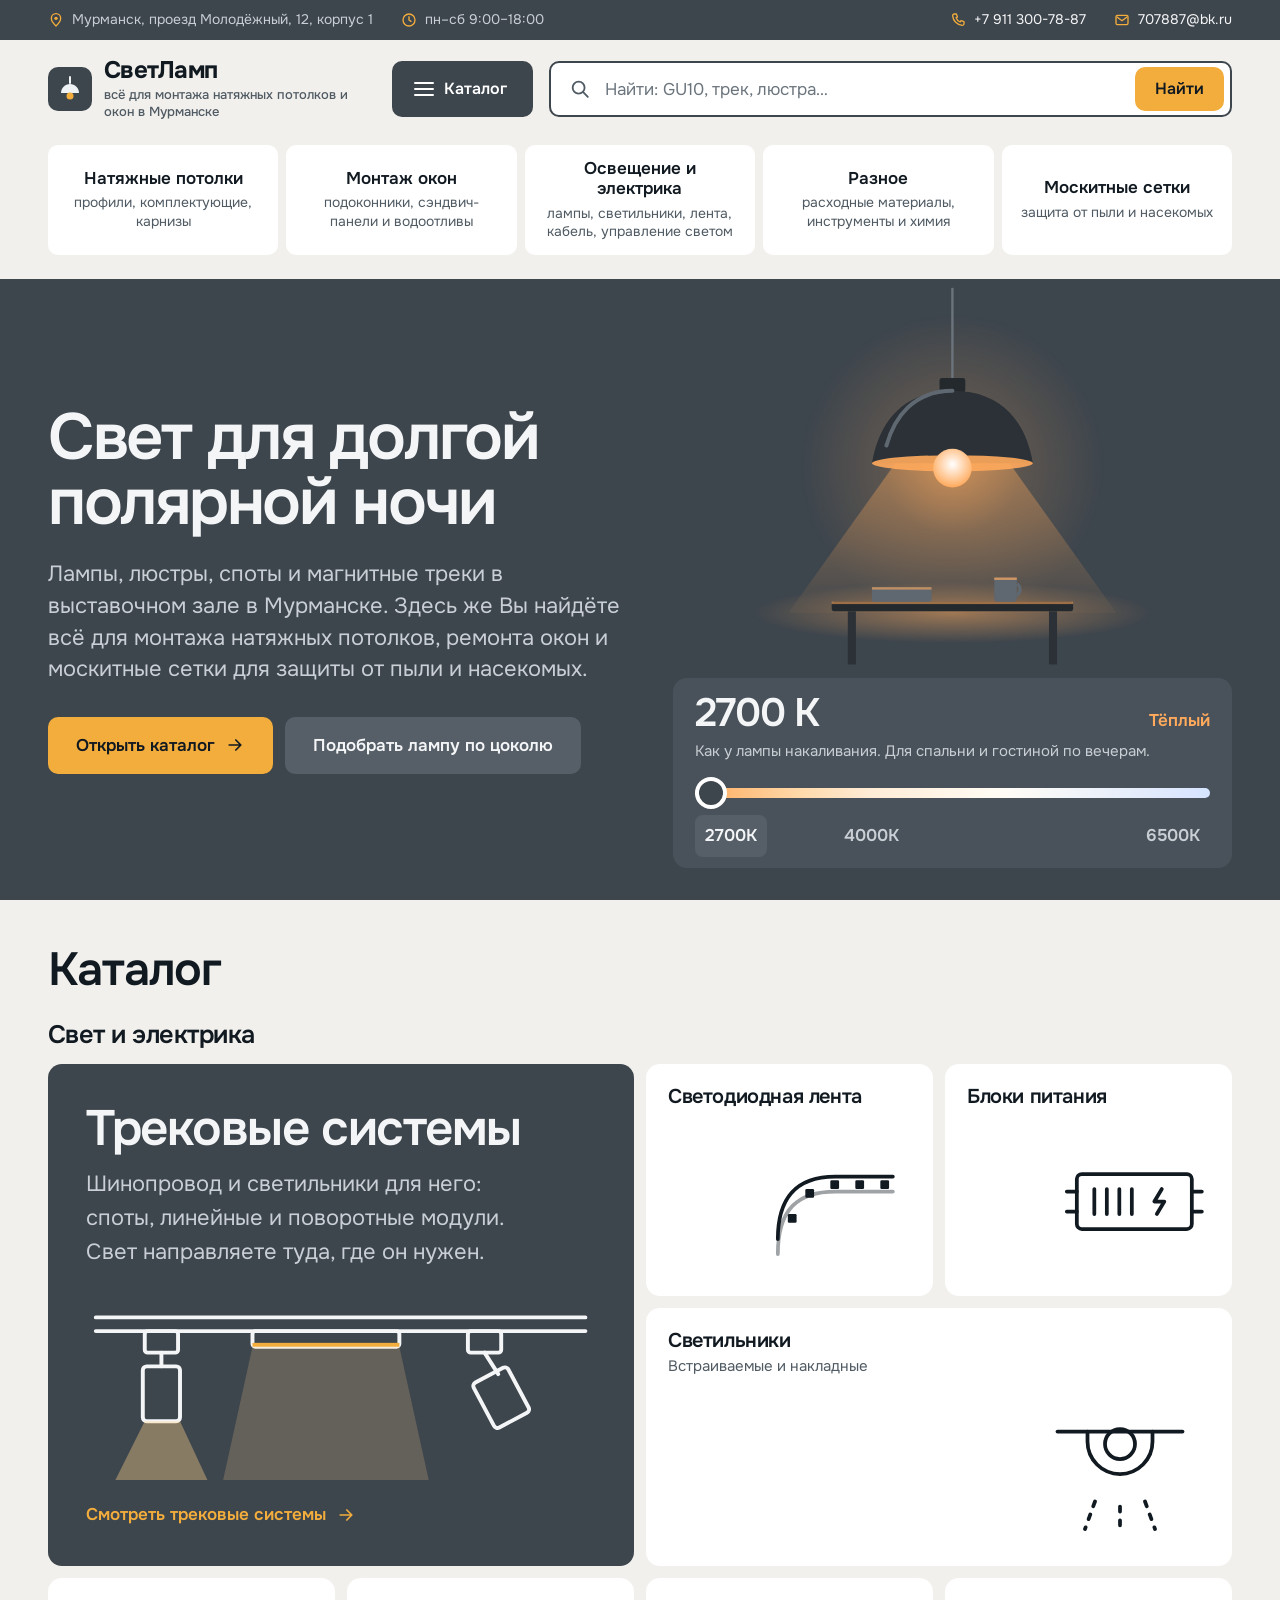
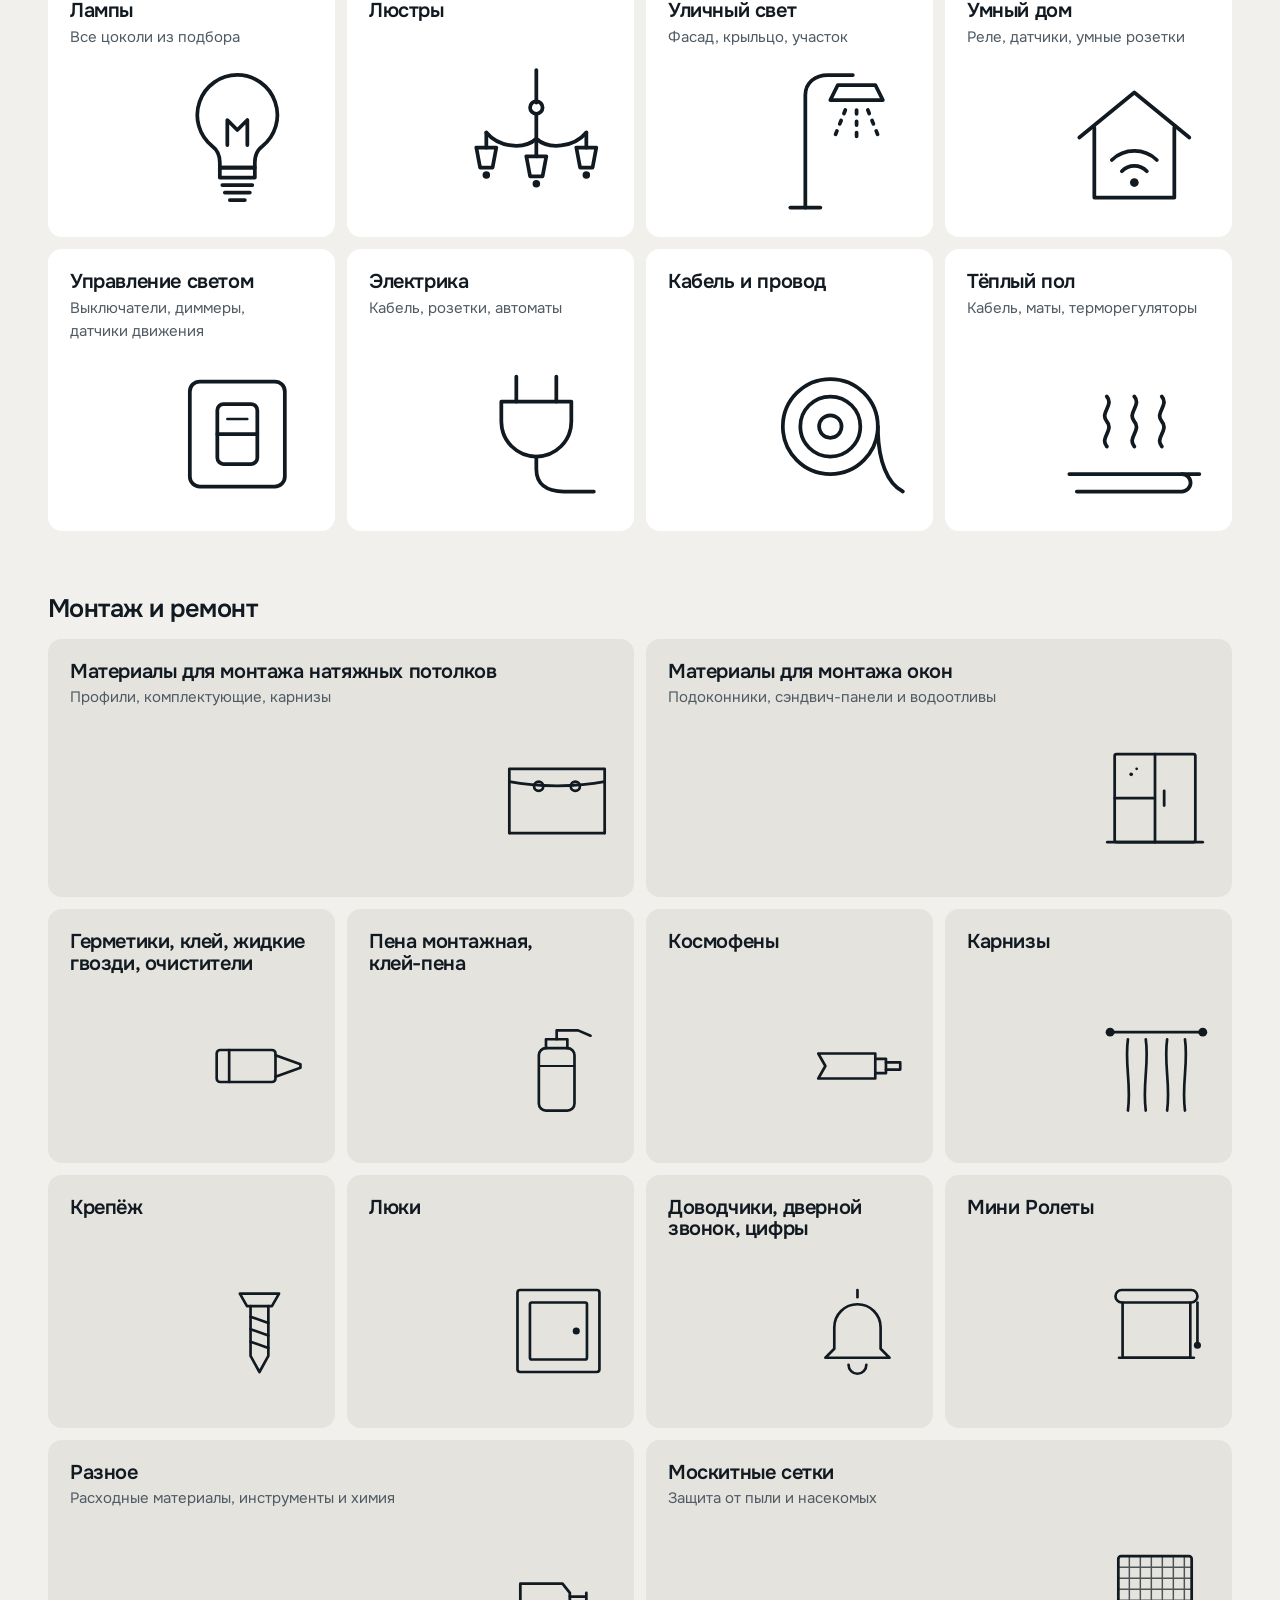
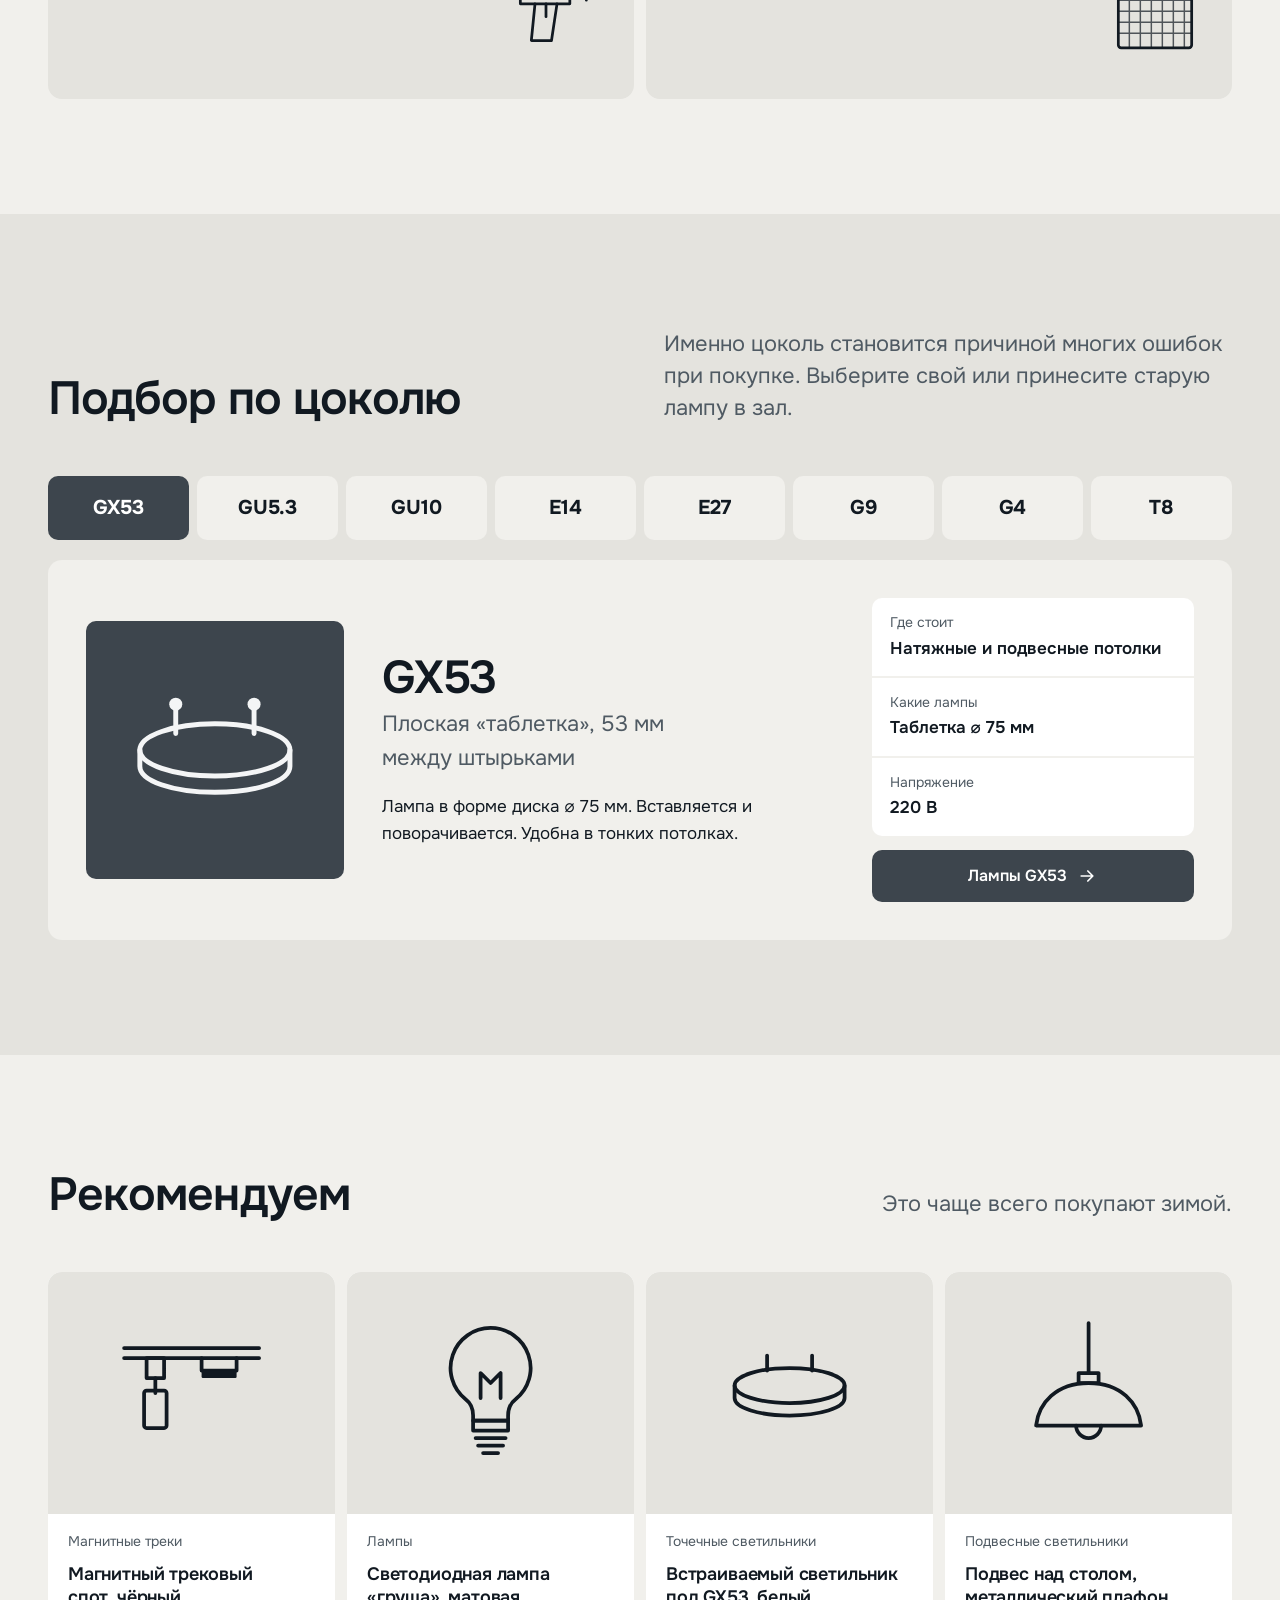
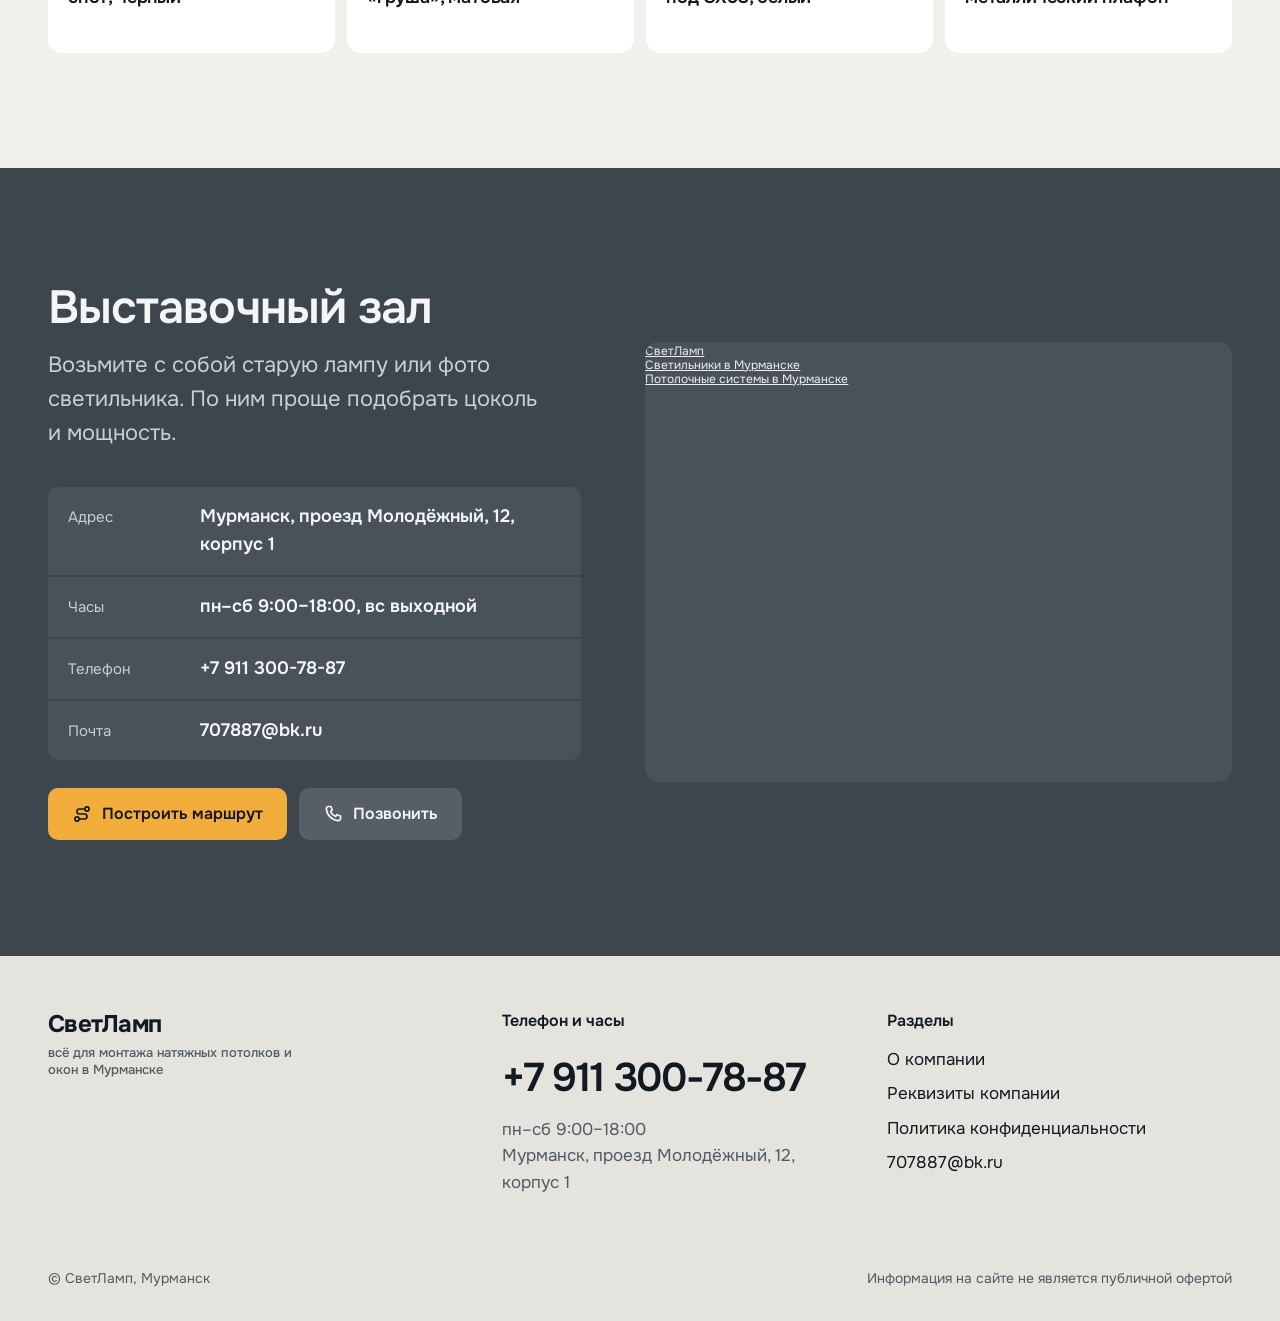
<file: svetlamp51/index.html>
<!doctype html>
<html lang="ru">
<head>
<meta charset="utf-8">
<meta name="viewport" content="width=device-width, initial-scale=1">
<title>СветЛамп, Мурманск: освещение, натяжные потолки, окна</title>
<meta name="description" content="Выставочный зал освещения в Мурманске: лампы, люстры, светильники, магнитные треки, натяжные потолки, окна, москитные сетки и инструмент. Проезд Молодёжный, 12, корпус 1.">
<meta name="theme-color" content="#3d454d">
<link rel="preconnect" href="https://fonts.googleapis.com">
<link rel="preconnect" href="https://fonts.gstatic.com" crossorigin>
<link href="https://fonts.googleapis.com/css2?family=Onest:wght@400;500;600;700&display=swap" rel="stylesheet">
<style>
:root {
  --bg: #f1f0ec;
  --surface: #e4e3de;
  --surface-2: #d8d7d1;
  --ink: #111921;
  --btn: #3d454d;
  --btn-hover: #4b545d;
  --muted: #4f5a63;
  --night: #3d454d;
  --night-2: #49525a;
  --night-3: #565f68;
  --night-ink: #f4f5f6;
  --night-muted: #c9cfd4;
  --accent: #f3ad3c;
  --accent-ink: #111921;
  --glow: #ffb46b;

  --font: "Onest", system-ui, -apple-system, "Segoe UI", sans-serif;
  --step-small: clamp(0.8125rem, 0.79rem + 0.1vw, 0.875rem);
  --step-body: clamp(1rem, 0.97rem + 0.15vw, 1.0625rem);
  --step-lead: clamp(1.125rem, 1.05rem + 0.4vw, 1.375rem);
  --step-head: clamp(1.75rem, 1.3rem + 2vw, 3rem);
  --step-display: clamp(2.125rem, 1.2rem + 3.6vw, 4.5rem);

  --gutter: clamp(16px, 4vw, 48px);
  --max: 1360px;
  --radius: 10px;
  --section: clamp(72px, 9vw, 140px);
  --ease: cubic-bezier(0.22, 1, 0.36, 1);
}

*, *::before, *::after { box-sizing: border-box; }
html { -webkit-text-size-adjust: 100%; scroll-behavior: smooth; scroll-padding-top: 24px; }
body {
  margin: 0;
  background: var(--bg);
  color: var(--ink);
  font-family: var(--font);
  font-size: var(--step-body);
  line-height: 1.55;
  font-feature-settings: "tnum" 0;
  -webkit-font-smoothing: antialiased;
  overflow-x: hidden;
}
img, svg { display: block; max-width: 100%; }
a { color: inherit; }
button, input { font: inherit; color: inherit; }
h1, h2, h3, h4 { margin: 0; font-weight: 600; letter-spacing: -0.02em; line-height: 1.08; text-wrap: balance; }
p { margin: 0; text-wrap: pretty; }
ul, ol { margin: 0; padding: 0; list-style: none; }
:focus-visible { outline: 3px solid var(--accent); outline-offset: 3px; border-radius: 4px; }
::selection { background: var(--accent); color: var(--accent-ink); }
.visually-hidden { position: absolute !important; width: 1px; height: 1px; overflow: hidden; clip: rect(0 0 0 0); white-space: nowrap; }

.wrap { width: 100%; max-width: var(--max); margin-inline: auto; padding-inline: var(--gutter); }
.section { padding-block: var(--section); }
.section-head { display: grid; grid-template-columns: minmax(0, 1fr) minmax(0, 1fr); gap: 24px 48px; align-items: end; margin-bottom: clamp(32px, 4vw, 56px); }
.section-head h2 { font-size: var(--step-head); }
.section-head p { font-size: var(--step-lead); color: var(--muted); max-width: 44ch; justify-self: end; line-height: 1.45; }

/* Buttons: one shape for the whole page */
.btn {
  display: inline-flex; align-items: center; justify-content: center; gap: 10px;
  min-height: 52px; padding: 0 24px;
  border: 0; border-radius: var(--radius);
  font-weight: 600; font-size: 1rem; line-height: 1;
  text-decoration: none; cursor: pointer;
  transition: transform 160ms var(--ease), background-color 160ms var(--ease), color 160ms var(--ease);
}
.btn:active { transform: scale(0.97); }
.btn svg { width: 20px; height: 20px; flex: none; }
.btn-accent { background: var(--accent); color: var(--accent-ink); }
.btn-accent:hover { background: #ffc061; }
.btn-ink { background: var(--btn); color: #fff; }
.btn-ink:hover { background: var(--btn-hover); }
.btn-ghost-night { background: var(--night-3); color: var(--night-ink); }
.btn-ghost-night:hover { background: #636c75; }
.btn-soft { background: var(--surface); color: var(--ink); }
.btn-soft:hover { background: var(--surface-2); }

/* ---------- Top bar ---------- */
.topbar { background: var(--night); color: var(--night-muted); font-size: var(--step-small); }
.topbar .wrap { display: flex; flex-wrap: wrap; align-items: center; gap: 6px 28px; min-height: 40px; padding-block: 8px; }
.topbar a { text-decoration: none; color: var(--night-ink); }
.topbar a:hover { color: var(--accent); }
.topbar .tb-item { display: inline-flex; align-items: center; gap: 8px; }
.topbar svg { width: 16px; height: 16px; color: var(--accent); flex: none; }
.topbar .tb-right { margin-left: auto; display: flex; gap: 28px; }

/* ---------- Header ---------- */
.header { background: var(--bg); position: relative; z-index: 30; }
.header-row { display: grid; grid-template-columns: auto auto minmax(0, 1fr); align-items: center; gap: 16px; padding-block: 18px 20px; }
.logo { display: inline-flex; align-items: center; gap: 12px; text-decoration: none; margin-right: clamp(0px, 2vw, 24px); }
.logo-mark { width: 44px; height: 44px; border-radius: var(--radius); background: var(--night); display: grid; place-items: center; }
.logo-mark svg { width: 28px; height: 28px; }
.logo-text { font-size: 1.5rem; font-weight: 700; letter-spacing: -0.03em; line-height: 1; }
.logo-text small { display: block; font-size: 0.8125rem; font-weight: 500; letter-spacing: 0; color: var(--muted); margin-top: 5px; max-width: 15.5rem; line-height: 1.3; }

.catalog-btn { min-height: 56px; padding-inline: 22px 26px; }
.catalog-btn .burger { width: 20px; height: 14px; position: relative; }
.catalog-btn .burger i { position: absolute; left: 0; right: 0; height: 2px; background: currentColor; border-radius: 2px; transition: transform 220ms var(--ease), opacity 160ms; }
.catalog-btn .burger i:nth-child(1) { top: 0; }
.catalog-btn .burger i:nth-child(2) { top: 6px; }
.catalog-btn .burger i:nth-child(3) { top: 12px; }
.catalog-btn[aria-expanded="true"] .burger i:nth-child(1) { transform: translateY(6px) rotate(45deg); }
.catalog-btn[aria-expanded="true"] .burger i:nth-child(2) { opacity: 0; }
.catalog-btn[aria-expanded="true"] .burger i:nth-child(3) { transform: translateY(-6px) rotate(-45deg); }

.search { position: relative; }
.search-field { display: flex; align-items: center; background: #fff; border-radius: var(--radius); border: 2px solid var(--btn); min-height: 56px; }
.search-field svg { width: 22px; height: 22px; margin-left: 18px; flex: none; color: var(--muted); }
.search input {
  flex: 1; min-width: 0; border: 0; background: transparent; outline: none;
  padding: 0 14px; height: 52px; font-size: 1.0625rem;
}
.search input::placeholder { color: #6b757d; }
.search-field:focus-within { outline: 4px solid rgba(243, 173, 60, 0.6); }
.search .btn { min-height: 44px; margin-right: 6px; padding-inline: 20px; }
.suggest {
  position: absolute; left: 0; right: 0; top: calc(100% + 8px);
  background: #fff; border-radius: var(--radius); padding: 8px;
  box-shadow: 0 18px 50px rgba(14, 23, 32, 0.18); /* taste-skill-ignore: floating dropdown */
  display: none;
}
.suggest.open { display: block; }
.suggest a { display: flex; justify-content: space-between; gap: 16px; padding: 12px 14px; border-radius: 8px; text-decoration: none; }
.suggest a span:last-child { color: var(--muted); font-size: var(--step-small); }
.suggest a:hover, .suggest a.active { background: var(--surface); }
.suggest .empty { padding: 12px 14px; color: var(--muted); }

/* Catalog drop panel */
.catpanel {
  position: absolute; left: 0; right: 0; top: 100%;
  background: var(--bg); box-shadow: 0 30px 60px rgba(14, 23, 32, 0.18); /* taste-skill-ignore: dropdown overlay */
  display: none;
}
.catpanel.open { display: block; animation: drop 260ms var(--ease) both; }
/* A long menu scrolls inside itself instead of running past the screen */
.catpanel { max-height: calc(100vh - 140px); max-height: calc(100svh - 140px); overflow-y: auto; overscroll-behavior: contain; }
@keyframes drop { from { opacity: 0; transform: translateY(-8px); } }
.catpanel .wrap { display: grid; grid-template-columns: repeat(4, minmax(0, 1fr)); gap: 32px; padding-block: 32px 40px; }
.catpanel h3 { font-size: 1.0625rem; margin-bottom: 12px; }
.catpanel h3 a { text-decoration: none; }
.catpanel ul + h3 { margin-top: 24px; }
.catpanel h3 + h3 { margin-top: 14px; }
.catpanel h3 + h3:has(+ ul) { margin-top: 24px; }
.catpanel li a { display: block; padding: 5px 0; color: var(--muted); text-decoration: none; }
.catpanel li a:hover { color: var(--ink); }

/* ---------- Hero ---------- */
.hero { background: var(--night); color: var(--night-ink); overflow: hidden; position: relative; }
/* The hero fills exactly what is left of the first screen: --above is the height of the top bar, header and directions, measured in script */
.hero { height: calc(100vh - var(--above, 240px)); height: calc(100svh - var(--above, 240px)); min-height: 280px; }
.hero .wrap { height: 100%; display: grid; grid-template-columns: minmax(0, 1.05fr) minmax(0, 1fr); grid-template-rows: minmax(0, 1fr); gap: clamp(24px, 3vw, 40px); align-items: center; padding-block: clamp(14px, 3.6vh, 44px); }
.lbl-short { display: none; }
.hero h1 { font-size: clamp(1.625rem, min(1.2rem + 3.6vw, 8.4vh), 4.5rem); line-height: 1; letter-spacing: -0.035em; }
.hero h1 .ln { white-space: nowrap; }
.hero-lead { font-size: clamp(0.9375rem, min(1.05rem + 0.4vw, 2.5vh), 1.375rem); color: var(--night-muted); max-width: 48ch; margin-top: clamp(10px, 2.6vh, 24px); line-height: 1.45; }
.hero-actions { display: flex; flex-wrap: wrap; gap: 12px; margin-top: clamp(14px, 3.4vh, 32px); }
.hero-actions .btn { min-height: clamp(46px, 6.4vh, 58px); padding-inline: 28px; font-size: 1.0625rem; }

.lampstage { position: relative; height: 100%; min-height: 0; display: flex; flex-direction: column; justify-content: center; gap: clamp(6px, 1.4vh, 12px); }
.lampstage svg.lamp { flex: 0 1 auto; min-height: 0; width: 100%; height: auto; max-height: 420px; overflow: visible; }
.lamp .cone { transition: opacity 300ms var(--ease); }
.kelvin {
  flex: none; background: var(--night-2); border-radius: 14px; padding: clamp(10px, 1.8vh, 16px) 22px clamp(8px, 1.4vh, 14px);
}
.kelvin-top { display: flex; align-items: baseline; justify-content: space-between; gap: 16px; }
.kelvin-value { font-size: clamp(1.375rem, min(1.4rem + 1.4vw, 4.4vh), 2.5rem); font-weight: 600; letter-spacing: -0.03em; font-variant-numeric: tabular-nums; line-height: 1; }
.kelvin-name { font-weight: 600; color: var(--glow); text-align: right; }
.kelvin-note { color: var(--night-muted); margin-top: 6px; min-height: 1.55em; font-size: 0.9375rem; }
.range { position: relative; margin-top: 8px; height: 44px; }
.range input {
  -webkit-appearance: none; appearance: none; width: 100%; height: 44px; margin: 0; background: transparent; cursor: grab; position: relative; z-index: 2;
}
.range input:active { cursor: grabbing; }
.range-track {
  position: absolute; left: 0; right: 0; top: 50%; height: 10px; margin-top: -5px; border-radius: 10px;
  background: linear-gradient(90deg, rgb(255, 170, 92) 0%, rgb(255, 218, 172) 21%, rgb(255, 236, 214) 34.2%, rgb(255, 252, 246) 60.5%, rgb(214, 228, 255) 100%); /* taste-skill-ignore: the colour-temperature scale itself */
}
.range input::-webkit-slider-runnable-track { height: 44px; background: transparent; }
.range input::-moz-range-track { height: 44px; background: transparent; }
.range input::-webkit-slider-thumb {
  -webkit-appearance: none; width: 32px; height: 32px; margin-top: 6px; border-radius: 50%;
  background: var(--night); border: 4px solid #fff;
  transition: transform 160ms var(--ease);
}
.range input:active::-webkit-slider-thumb { transform: scale(1.12); }
.range input::-moz-range-thumb { width: 30px; height: 30px; border: 0; border-radius: 50%; background: var(--night); border: 4px solid #fff; }
.range input:focus-visible { outline: none; }
.range input:focus-visible::-webkit-slider-thumb { border-color: var(--accent); }
.ticks { position: relative; height: 40px; margin-top: 0; }
.ticks button {
  position: absolute; top: 0; transform: translateX(-50%);
  background: none; border: 0; padding: 8px 10px; min-height: 40px; cursor: pointer;
  color: var(--night-muted); font-weight: 600; font-variant-numeric: tabular-nums; border-radius: 8px;
}
.ticks button:hover { color: var(--night-ink); }
.ticks button.on { color: var(--night-ink); background: var(--night-3); }
.ticks button:first-child { transform: none; left: 0 !important; }
.ticks button:last-child { transform: none; left: auto !important; right: 0; }

/* ---------- Directions ---------- */
.directions { padding-block: 4px 24px; }
.dirs { display: grid; grid-template-columns: repeat(5, minmax(0, 1fr)); gap: 8px; }
.dirs li { display: flex; }
.dirs .dir { flex: 1; }
.dir {
  display: flex; flex-direction: column; justify-content: center; align-items: center; gap: 4px; text-align: center;
  min-height: 76px; padding: 14px 18px; border-radius: var(--radius);
  background: #fff; color: var(--ink); text-decoration: none;
  transition: background-color 200ms var(--ease), color 200ms var(--ease), transform 160ms var(--ease);
}
.dir:hover { background: var(--btn); color: #fff; }
.dir:active { transform: scale(0.98); }
.dir-name { font-weight: 600; font-size: 1.0625rem; line-height: 1.2; }
.dir-desc { font-size: var(--step-small); color: var(--muted); line-height: 1.35; transition: color 200ms var(--ease); }
.dir:hover .dir-desc { color: #d5dadf; }
@keyframes rise { from { opacity: 0; transform: translateY(14px); } }

/* ---------- Socket picker ---------- */
.sockets-sec { background: var(--surface); }
.sockets { display: grid; grid-template-columns: repeat(8, minmax(0, 1fr)); gap: 8px; margin-bottom: 20px; }
.socket {
  min-height: 64px; border: 0; border-radius: var(--radius); background: var(--bg); cursor: pointer;
  font-weight: 700; font-size: 1.25rem; letter-spacing: -0.01em;
  transition: background-color 200ms var(--ease), color 200ms var(--ease), transform 160ms var(--ease);
}
.socket:hover { background: #fff; }
.socket:active { transform: scale(0.96); }
.socket[aria-pressed="true"] { background: var(--btn); color: #fff; }
.socket-card { display: grid; grid-template-columns: minmax(220px, 0.8fr) minmax(0, 1.4fr) minmax(0, 1fr); gap: clamp(20px, 3vw, 48px); background: var(--bg); border-radius: 14px; padding: clamp(20px, 3vw, 40px); align-items: center; }
.socket-figure { background: var(--night); border-radius: var(--radius); aspect-ratio: 1; display: grid; place-items: center; padding: 12%; }
.socket-figure svg { width: 100%; height: 100%; color: var(--night-ink); }
.socket-info h3 { font-size: clamp(2rem, 1.6rem + 1.6vw, 3rem); letter-spacing: -0.03em; }
.socket-info .sub { font-size: var(--step-lead); color: var(--muted); margin-top: 6px; }
.socket-info p.desc { margin-top: 18px; max-width: 52ch; }
.socket-facts dl { display: grid; gap: 2px; margin: 0; }
.socket-facts div { background: #fff; padding: 14px 18px; }
.socket-facts div:first-child { border-radius: var(--radius) var(--radius) 0 0; }
.socket-facts div:last-of-type { border-radius: 0 0 var(--radius) var(--radius); }
.socket-facts dt { font-size: var(--step-small); color: var(--muted); }
.socket-facts dd { margin: 2px 0 0; font-weight: 600; }
.socket-facts .btn { margin-top: 14px; width: 100%; }
.socket-card.swap .socket-figure svg, .socket-card.swap .socket-info { animation: rise 380ms var(--ease) both; }

/* ---------- Catalog tiles ---------- */
.tiles { display: grid; grid-template-columns: repeat(4, minmax(0, 1fr)); grid-auto-rows: minmax(220px, auto); gap: 12px; }
.tile {
  position: relative; display: flex; flex-direction: column; justify-content: space-between; gap: 16px;
  padding: 22px; border-radius: 14px; background: #fff; text-decoration: none; overflow: hidden;
  transition: background-color 220ms var(--ease);
}
.tile:hover { background: #fbfaf7; }
.tile h3 { font-size: 1.25rem; }
.tile p { color: var(--muted); font-size: 0.9375rem; margin-top: 4px; }
.tile .pic { align-self: flex-end; width: 62%; max-width: 180px; color: var(--ink); transition: transform 320ms var(--ease); }
.tile:hover .pic { transform: translateY(-4px) scale(1.03); }
.tile.big {
  grid-column: span 2; grid-row: span 2; background: var(--night); color: var(--night-ink);
  padding: clamp(24px, 3vw, 40px);
}
.tile.big:hover { background: var(--night-2); }
.tile.big h3 { font-size: clamp(2rem, 1.5rem + 2vw, 3.25rem); letter-spacing: -0.03em; }
.tile.big p { color: var(--night-muted); font-size: var(--step-lead); max-width: 30ch; margin-top: 12px; }
.tile.big .pic { width: 100%; max-width: none; color: var(--night-ink); }
.tile.big .more { display: inline-flex; align-items: center; gap: 10px; font-weight: 600; color: var(--accent); }
.tile.big .more svg { width: 20px; height: 20px; transition: transform 200ms var(--ease); }
.tile.big:hover .more svg { transform: translateX(4px); }
.tile.dark-soft { background: var(--surface); }
.tile.dark-soft:hover { background: var(--surface-2); }
.tiles { grid-auto-flow: dense; }
.tile.wide { grid-column: span 2; }
#catalog .section-head { margin-bottom: clamp(16px, 2vw, 28px); }
.cat-group + .cat-group { margin-top: clamp(40px, 5vw, 72px); }
.cat-group .group-title { font-size: clamp(1.25rem, 1.1rem + 0.6vw, 1.625rem); margin-bottom: 16px; }
.tiles-compact { grid-auto-rows: minmax(160px, auto); }
.tiles-compact .tile .pic { width: 44%; max-width: 110px; }

/* ---------- Recommended ---------- */
.cards { display: grid; grid-template-columns: repeat(4, minmax(0, 1fr)); gap: 12px; }
.card { background: #fff; border-radius: 14px; overflow: hidden; display: flex; flex-direction: column; text-decoration: none; transition: transform 240ms var(--ease); }
.card:hover { transform: translateY(-4px); }
.card-pic { background: var(--surface); aspect-ratio: 4 / 3; display: grid; place-items: center; padding: 16%; }
.card-pic svg { width: 100%; height: 100%; color: var(--ink); }
.card-body { padding: 18px 20px 22px; display: flex; flex-direction: column; gap: 12px; flex: 1; }
/* Cards keep one height whatever the product: the grid cell is filled, the brand line is
   always there, long names stop at three lines, tags stay on one row at the bottom */
.cards > li { display: flex; }
.cards > li > .card { flex: 1; }
.card-cat { font-size: var(--step-small); color: var(--muted); line-height: 1.4; min-height: 1.4em; }
.card h3 { font-size: 1.125rem; line-height: 1.25; letter-spacing: -0.01em; display: -webkit-box; -webkit-line-clamp: 3; -webkit-box-orient: vertical; overflow: hidden; min-height: 3.75em; }
/* One row of tags: a tag that does not fit wraps to a second row, which is cut off, so no tag is shown half */
.tags { display: flex; flex-wrap: wrap; gap: 6px; margin-top: auto; height: 30px; overflow: hidden; }
.tags li { white-space: nowrap; }
.tags li { font-size: var(--step-small); font-weight: 600; padding: 5px 10px; border-radius: 6px; background: var(--surface); line-height: 1.3; }
.tags li.warm { background: #ffe6c4; }
.tags li.cool { background: #dde7f4; }
.tags li.neutral { background: #f4efe6; }

/* ---------- Showroom ---------- */
.showroom { background: var(--night); color: var(--night-ink); }
.showroom-grid { display: grid; grid-template-columns: minmax(0, 1fr) minmax(0, 1.1fr); gap: clamp(28px, 5vw, 80px); align-items: center; }
.showroom h2 { font-size: var(--step-head); }
.showroom .lead { font-size: var(--step-lead); color: var(--night-muted); margin-top: 16px; max-width: 38ch; }
.contacts { margin-top: 36px; display: grid; gap: 2px; }
.contacts div { background: var(--night-2); padding: 16px 20px; display: grid; grid-template-columns: 120px minmax(0, 1fr); gap: 12px; align-items: baseline; }
.contacts div:first-child { border-radius: var(--radius) var(--radius) 0 0; }
.contacts div:last-child { border-radius: 0 0 var(--radius) var(--radius); }
.contacts dt { color: var(--night-muted); font-size: 0.9375rem; }
.contacts dd { margin: 0; font-size: 1.125rem; font-weight: 600; }
.contacts a { text-decoration: none; }
.contacts a:hover { color: var(--accent); }
.showroom-actions { display: flex; flex-wrap: wrap; gap: 12px; margin-top: 28px; }
.showroom-map { position: relative; border-radius: 14px; overflow: hidden; background: var(--night-2); aspect-ratio: 4 / 3; }
.showroom-map iframe, .showroom-map > div:not(.map-empty) { position: absolute; inset: 0; width: 100% !important; height: 100% !important; border: 0; }
.map-empty { position: absolute; inset: 0; display: flex; flex-direction: column; align-items: center; justify-content: center; gap: 8px; text-align: center; padding: 24px; color: var(--night-muted); }
.map-empty svg { width: 40px; height: 40px; color: var(--accent); margin-bottom: 6px; }
.map-empty p { color: var(--night-ink); font-weight: 600; font-size: 1.25rem; }
.map-empty span { font-size: 0.9375rem; }

/* ---------- Footer ---------- */
.footer { background: var(--surface); color: var(--muted); padding-block: 56px 32px; }
.footer-grid { display: grid; grid-template-columns: 1.2fr 1fr 1fr; gap: 40px; }
.footer .logo-text { color: var(--ink); }
.footer h2 { font-size: 1rem; color: var(--ink); margin-bottom: 14px; letter-spacing: 0; }
.footer a { text-decoration: none; color: var(--ink); }
.footer a:hover { color: #8a5300; }
.footer .phone { font-size: clamp(1.75rem, 1.4rem + 1.4vw, 2.5rem); font-weight: 600; letter-spacing: -0.03em; color: var(--ink); display: inline-block; margin-top: 4px; }
.footer li { padding: 4px 0; }
.footer-bottom { margin-top: 48px; padding-top: 24px; display: flex; flex-wrap: wrap; justify-content: space-between; gap: 12px; font-size: var(--step-small); }

/* ---------- Motion ---------- */
@media (prefers-reduced-motion: no-preference) {
.js .reveal > * { opacity: 0; transform: translateY(24px); transition: opacity 640ms var(--ease), transform 720ms var(--ease); }
.js .reveal.in > * { opacity: 1; transform: none; }
.js .reveal.in > *:nth-child(2) { transition-delay: 80ms; }
.js .reveal.in > *:nth-child(3) { transition-delay: 160ms; }
.js .reveal.in > *:nth-child(4) { transition-delay: 240ms; }
.js .stagger > * { opacity: 0; transform: translateY(20px); transition: opacity 560ms var(--ease), transform 640ms var(--ease); transition-delay: calc(var(--i, 0) * 60ms); }
.js .stagger.in > * { opacity: 1; transform: none; }
.hero h1 .ln { display: block; }
.js .hero h1 .ln { animation: heroIn 900ms var(--ease) both; }
.js .hero h1 .ln:nth-child(2) { animation-delay: 90ms; }
.js .hero-lead, .js .hero-actions { animation: heroIn 900ms var(--ease) 260ms both; }
.js .hero-actions { animation-delay: 340ms; }
.js .lampstage { animation: fadeIn 1200ms var(--ease) 200ms both; }
@keyframes heroIn { from { opacity: 0; transform: translateY(28px); } }
@keyframes fadeIn { from { opacity: 0; } }
}
.lamp .swing { transform-origin: 300px 0; animation: swing 7s ease-in-out infinite; }
@keyframes swing { 0%, 100% { transform: rotate(0.6deg); } 50% { transform: rotate(-0.6deg); } }

@media (prefers-reduced-motion: reduce) {
  html { scroll-behavior: auto; }
  *, *::before, *::after { animation-duration: 1ms !important; animation-iteration-count: 1 !important; transition-duration: 1ms !important; transition-delay: 0s !important; }
  .lamp .swing { animation: none; }
}

/* ---------- Responsive ---------- */
@media (max-width: 1100px) {
  .catpanel .wrap { grid-template-columns: repeat(3, minmax(0, 1fr)); }
  .tiles { grid-template-columns: repeat(3, minmax(0, 1fr)); }
  .tile.big { grid-column: 1 / -1; grid-row: auto; }
  .tile.big .pic { max-width: 560px; align-self: center; }
  .tiles-compact .tile.wide { grid-column: auto; }
  .cards { grid-template-columns: repeat(2, minmax(0, 1fr)); }
  .sockets { grid-template-columns: repeat(4, minmax(0, 1fr)); }
  .socket-card { grid-template-columns: minmax(180px, 0.7fr) minmax(0, 1.3fr); }
  .socket-facts { grid-column: 1 / -1; }
  .socket-facts dl { grid-template-columns: repeat(3, minmax(0, 1fr)); }
  .socket-facts div, .socket-facts div:first-child, .socket-facts div:last-of-type { border-radius: 0; }
  .socket-facts div:first-child { border-radius: var(--radius) 0 0 var(--radius); }
  .socket-facts div:last-of-type { border-radius: 0 var(--radius) var(--radius) 0; }
}
@media (max-width: 900px) {
  .topbar .tb-hide { display: none; }
  .header-row { grid-template-columns: auto auto; justify-content: space-between; }
  .header-row .search { grid-column: 1 / -1; }
  .hero .wrap { grid-template-columns: 1fr; grid-template-rows: auto minmax(0, 1fr); align-items: stretch; gap: clamp(12px, 2.6vh, 28px); }
  .hero .wrap > :first-child { align-self: end; }
  .lampstage { flex-direction: row; align-items: center; gap: 16px; }
  .lampstage svg.lamp { flex: 0 1 42%; width: 42%; height: 100%; max-height: 360px; }
  .kelvin { flex: 1 1 0; min-width: 0; }
  .dirs { grid-template-columns: repeat(3, minmax(0, 1fr)); }
  .section-head { grid-template-columns: 1fr; }
  .section-head p { justify-self: start; }
  .showroom-grid { grid-template-columns: 1fr; }
  .footer-grid { grid-template-columns: 1fr 1fr; }
  .footer-grid > :first-child { grid-column: 1 / -1; }
}
@media (max-width: 640px) {
  .topbar .wrap { gap: 4px 16px; }
  .topbar .tb-right { margin-left: 0; gap: 16px; }
  .topbar .tb-addr { flex-basis: 100%; }
  .logo-text { font-size: 1.3rem; }
  .logo-text small { display: none; }
  .logo-mark { width: 40px; height: 40px; }
  .catalog-btn { min-height: 48px; padding-inline: 16px 18px; }
  .search-field { min-height: 52px; }
  .search input { height: 48px; font-size: 1rem; }
  .search .btn { display: none; }
  .catpanel { position: fixed; top: 0; bottom: 0; max-height: none; overflow-y: auto; z-index: 50; }
  .catpanel .wrap { grid-template-columns: 1fr 1fr; gap: 24px; padding-top: 72px; }
  .catpanel-close { display: inline-flex !important; }
  .topbar .tb-long, .topbar .tb-mail { display: none; }
  .topbar .tb-right { margin-left: auto; }
  .topbar .tb-addr { flex-basis: auto; }
  .topbar .wrap { min-height: 34px; padding-block: 6px; }
  .header-row { padding-block: 10px 12px; gap: 10px; }
  .catalog-btn { min-height: 44px; }
  .hero .wrap { padding-block: clamp(12px, 2.4vh, 24px); }
  .hero-actions { flex-wrap: nowrap; gap: 8px; }
  .hero-actions .btn { flex: 1 1 0; min-width: 0; min-height: 48px; padding-inline: 12px; font-size: 0.9375rem; white-space: normal; line-height: 1.15; text-align: center; }
  .hero-actions .btn svg { width: 18px; height: 18px; }
  .lbl-long { display: none; }
  .lbl-short { display: inline; }
  .lampstage { flex-direction: column; align-items: stretch; gap: 8px; }
  .lampstage svg.lamp { flex: 1 1 0; width: 100%; height: auto; min-height: 40px; max-height: 260px; }
  .kelvin { flex: none; padding: 10px 14px 6px; border-radius: 12px; }
  .kelvin-name { font-size: 0.9375rem; }
  .kelvin-note { display: none; }
  .range { margin-top: 0; height: 40px; }
  .range input { height: 40px; }
  .range input::-webkit-slider-thumb { margin-top: 4px; }
  .ticks { display: flex; justify-content: space-between; height: 36px; }
  .ticks button { position: static; transform: none; font-size: 0.875rem; padding: 6px 10px; min-height: 36px; }
  .directions { padding-block: 0 12px; }
  .dirs { display: flex; gap: 6px; overflow-x: auto; scroll-snap-type: x mandatory; scrollbar-width: none; margin-inline: calc(var(--gutter) * -1); padding-inline: var(--gutter); scroll-padding-inline: var(--gutter); }
  .dirs::-webkit-scrollbar { display: none; }
  .dirs li { flex: 0 0 auto; width: 236px; scroll-snap-align: start; }
  .dir { min-height: 64px; padding: 10px 12px; }
  .dir-name { font-size: 1rem; }
  .sockets { grid-template-columns: repeat(4, minmax(0, 1fr)); gap: 6px; }
  .socket { min-height: 56px; font-size: 1.0625rem; }
  .socket-card { grid-template-columns: 1fr; }
  .socket-figure { max-width: 200px; padding: 9%; }
  .socket-facts dl { grid-template-columns: 1fr; }
  .socket-facts div:first-child { border-radius: var(--radius) var(--radius) 0 0; }
  .socket-facts div:last-of-type { border-radius: 0 0 var(--radius) var(--radius); }
  .tiles { grid-template-columns: repeat(2, minmax(0, 1fr)); grid-auto-rows: minmax(150px, auto); gap: 8px; }
  .tile { padding: 16px; }
  .tile .pic { width: 46%; max-width: 96px; }
  .tile.big .pic { width: 100%; max-width: none; }
  .tile h3 { font-size: 1.0625rem; }
  .tile p { display: none; }
  .tile.big { grid-column: 1 / -1; grid-row: auto; }
  .tile.big p { display: block; }
  /* Phone: short tiles, name on the left and the drawing on the right, so 18 tiles stay one scroll */
  .tiles, .tiles-compact { grid-auto-rows: minmax(84px, auto); }
  .tile:not(.big) { flex-direction: row; align-items: center; gap: 8px; padding: 12px 12px 12px 14px; }
  .tile:not(.big) h3 { font-size: 0.9375rem; line-height: 1.2; }
  .tile:not(.big) .pic { align-self: center; flex: none; width: 48px; height: 48px; max-width: none; }
  .tiles-compact .tile.wide { grid-column: 1 / -1; }
  .cards { grid-template-columns: 1fr; }
  .card { display: grid; grid-template-columns: 120px minmax(0, 1fr); }
  .card-pic { aspect-ratio: auto; padding: 18px; }
  .card-body { padding: 16px; }
  .contacts div { grid-template-columns: 1fr; gap: 2px; }
  .showroom-actions .btn { flex: 1 1 100%; }
  .footer-grid { grid-template-columns: 1fr; }
}
@media (max-width: 640px) and (max-height: 760px) {
  .hero-lead { display: none; }
}
@media (max-width: 640px) and (max-height: 600px) {
  .hero { min-height: 0; }
  .ticks { display: none; }
  .kelvin { padding-bottom: 8px; }
}
/* Narrow desktops: the second hero button takes its short label so both stay on one row */
@media (min-width: 901px) and (max-width: 1200px) {
  .hero-actions .btn + .btn .lbl-long { display: none; }
  .hero-actions .btn + .btn .lbl-short { display: inline; }
}
/* Phones held sideways: everything above the hero shrinks to one line each so the hero still fits */
@media (orientation: landscape) and (max-height: 500px) {
  .topbar .tb-hide, .topbar .tb-long, .topbar .tb-mail { display: none; }
  .topbar .tb-addr { flex-basis: auto; }
  .topbar .tb-right { margin-left: auto; }
  .topbar .wrap { min-height: 30px; padding-block: 4px; }
  .header-row { grid-template-columns: auto auto minmax(0, 1fr); justify-content: stretch; padding-block: 8px; gap: 10px; }
  .header-row .search { grid-column: auto; }
  .logo-text small { display: none; }
  .logo-mark { width: 40px; height: 40px; }
  .catalog-btn { min-height: 44px; }
  .search-field { min-height: 44px; }
  .search input { height: 40px; }
  .search .btn { min-height: 34px; }
  .directions { padding-block: 0 8px; }
  .dirs { display: flex; gap: 6px; overflow-x: auto; scroll-snap-type: x mandatory; scrollbar-width: none; margin-inline: calc(var(--gutter) * -1); padding-inline: var(--gutter); scroll-padding-inline: var(--gutter); }
  .dirs::-webkit-scrollbar { display: none; }
  .dirs li { flex: 0 0 auto; width: 236px; scroll-snap-align: start; }
  .dir { min-height: 0; padding: 8px 12px; }
  .dir-name { font-size: 0.9375rem; }
  .dir-desc { white-space: nowrap; overflow: hidden; text-overflow: ellipsis; }
  .hero { min-height: 0; }
  .hero .wrap { grid-template-columns: minmax(0, 1.1fr) minmax(0, 1fr); grid-template-rows: minmax(0, 1fr); align-items: center; gap: 20px; padding-block: 10px; }
  .hero .wrap > :first-child { align-self: center; }
  .hero h1 { font-size: clamp(1.5rem, 7vh, 2.25rem); }
  .hero-lead { display: none; }
  .hero-actions { flex-wrap: nowrap; gap: 8px; margin-top: 12px; }
  .hero-actions .btn { flex: 1 1 0; min-width: 0; min-height: 44px; padding-inline: 12px; font-size: 0.9375rem; white-space: normal; line-height: 1.15; text-align: center; }
  .lbl-long { display: none; }
  .lbl-short { display: inline; }
  .lampstage { flex-direction: column; align-items: stretch; gap: 6px; }
  .lampstage svg.lamp { flex: 1 1 0; width: 100%; height: auto; min-height: 0; max-height: none; }
  .kelvin { flex: none; padding: 8px 14px; }
  .kelvin-value { font-size: 1.375rem; }
  .kelvin-note, .ticks { display: none; }
  .range { margin-top: 0; height: 36px; }
  .range input { height: 36px; }
  .range input::-webkit-slider-thumb { margin-top: 2px; }
}
@media (max-width: 360px) {
  .topbar svg { display: none; }
  .topbar .wrap { gap: 4px 12px; }
}
.catpanel-close { display: none; position: absolute; top: 12px; right: var(--gutter); }
</style>
</head>
<body>

<svg width="0" height="0" style="position:absolute" aria-hidden="true">
  <defs>
    <symbol id="i-arrow" viewBox="0 0 24 24"><path d="M5 12h14M13 6l6 6-6 6" fill="none" stroke="currentColor" stroke-width="2" stroke-linecap="round" stroke-linejoin="round"/></symbol>
    <symbol id="i-pin" viewBox="0 0 24 24"><path d="M12 21s-7-6.2-7-11.5a7 7 0 1 1 14 0C19 14.8 12 21 12 21Z" fill="none" stroke="currentColor" stroke-width="2"/><circle cx="12" cy="9.5" r="2.5" fill="currentColor"/></symbol>
    <symbol id="i-clock" viewBox="0 0 24 24"><circle cx="12" cy="12" r="9" fill="none" stroke="currentColor" stroke-width="2"/><path d="M12 7v5l3 2" fill="none" stroke="currentColor" stroke-width="2" stroke-linecap="round"/></symbol>
    <symbol id="i-phone" viewBox="0 0 24 24"><path d="M6.6 3h3l1.6 4.4-2.2 1.4a11 11 0 0 0 6.2 6.2l1.4-2.2L21 14.4v3A2.6 2.6 0 0 1 18.2 20 15.6 15.6 0 0 1 4 5.8 2.6 2.6 0 0 1 6.6 3Z" fill="none" stroke="currentColor" stroke-width="2" stroke-linejoin="round"/></symbol>
    <symbol id="i-mail" viewBox="0 0 24 24"><rect x="3" y="5" width="18" height="14" rx="2" fill="none" stroke="currentColor" stroke-width="2"/><path d="m4 7 8 6 8-6" fill="none" stroke="currentColor" stroke-width="2" stroke-linejoin="round"/></symbol>
    <symbol id="i-search" viewBox="0 0 24 24"><circle cx="10.5" cy="10.5" r="6.5" fill="none" stroke="currentColor" stroke-width="2"/><path d="m15.5 15.5 5 5" stroke="currentColor" stroke-width="2" stroke-linecap="round"/></symbol>
    <symbol id="i-route" viewBox="0 0 24 24"><circle cx="6" cy="18" r="2.5" fill="none" stroke="currentColor" stroke-width="2"/><circle cx="18" cy="6" r="2.5" fill="none" stroke="currentColor" stroke-width="2"/><path d="M8.5 18H15a3 3 0 0 0 0-6H9a3 3 0 0 1 0-6h6.5" fill="none" stroke="currentColor" stroke-width="2"/></symbol>
    <symbol id="i-bulb" viewBox="0 0 24 24"><path d="M9 18h6M10 21h4M12 3a6 6 0 0 0-3.6 10.8c.6.5 1 1.2 1 2V16h5.2v-.2c0-.8.4-1.5 1-2A6 6 0 0 0 12 3Z" fill="none" stroke="currentColor" stroke-width="2" stroke-linejoin="round"/></symbol>

    <!-- Drawings: one stroke language, 120x120 -->
    <symbol id="d-chandelier" viewBox="0 0 120 120"><g fill="none" stroke="currentColor" stroke-width="3" stroke-linecap="round" stroke-linejoin="round"><path d="M60 4v26"/><circle cx="60" cy="34" r="5"/><path d="M60 39v20M20 54c10 12 30 14 40 5 10 9 30 7 40-5"/><path d="M20 54v12M100 54v12M60 59v14"/><path d="M12 66h16l-3 16H15ZM92 66h16l-3 16H95ZM52 73h16l-3 16H55Z"/></g><g fill="currentColor"><circle cx="20" cy="88" r="3"/><circle cx="100" cy="88" r="3"/><circle cx="60" cy="95" r="3"/></g></symbol>
    <symbol id="d-pendant" viewBox="0 0 120 120"><g fill="none" stroke="currentColor" stroke-width="3" stroke-linecap="round" stroke-linejoin="round"><path d="M60 4v40"/><path d="M52 44h16v8H52Z"/><path d="M60 52c-26 0-40 16-42 34h84c-2-18-16-34-42-34Z"/><path d="M50 86a10 10 0 0 0 20 0"/></g></symbol>
    <symbol id="d-spot" viewBox="0 0 120 120"><g fill="none" stroke="currentColor" stroke-width="3" stroke-linecap="round" stroke-linejoin="round"><path d="M10 30h100"/><path d="M34 30v8a26 26 0 0 0 52 0v-8"/><circle cx="60" cy="40" r="12"/><path d="M40 86l-8 22M60 90v22M80 86l8 22" stroke-dasharray="4 7"/></g></symbol>
    <symbol id="d-strip" viewBox="0 0 120 120"><g fill="none" stroke="currentColor" stroke-width="3" stroke-linecap="round" stroke-linejoin="round"><path d="M14 92c0-30 12-50 46-50h46"/><path d="M14 104c0-36 16-50 46-50h46" opacity=".4"/></g><g fill="currentColor"><rect x="22" y="72" width="7" height="7" rx="1"/><rect x="36" y="52" width="7" height="7" rx="1"/><rect x="56" y="45" width="7" height="7" rx="1"/><rect x="76" y="45" width="7" height="7" rx="1"/><rect x="96" y="45" width="7" height="7" rx="1"/></g></symbol>
    <symbol id="d-bulb" viewBox="0 0 120 120"><g fill="none" stroke="currentColor" stroke-width="3" stroke-linecap="round" stroke-linejoin="round"><path d="M60 8a32 32 0 0 0-20 57c4 3 6 8 6 13v4h28v-4c0-5 2-10 6-13A32 32 0 0 0 60 8Z"/><path d="M46 82h28v8H46ZM47 90h26M48 96h24M50 102h20M54 108h12"/><path d="M52 64V44l8 8 8-8v20"/></g></symbol>
    <symbol id="d-sconce" viewBox="0 0 120 120"><g fill="none" stroke="currentColor" stroke-width="3" stroke-linecap="round" stroke-linejoin="round"><rect x="14" y="40" width="14" height="40" rx="3"/><path d="M28 60h26c10 0 14-8 14-16"/><path d="M48 44h40l10 30H38Z"/><path d="M58 74v10M78 74v10" stroke-dasharray="3 6"/></g></symbol>
    <symbol id="d-street" viewBox="0 0 120 120"><g fill="none" stroke="currentColor" stroke-width="3" stroke-linecap="round" stroke-linejoin="round"><path d="M36 114V24c0-10 8-16 18-16h20"/><path d="M62 16h30l6 12H56Z"/><path d="M24 114h24"/><path d="M68 36l-8 20M77 36v22M86 36l8 20" stroke-dasharray="3 6"/></g></symbol>
    <symbol id="d-ceiling" viewBox="0 0 120 120"><g fill="none" stroke="currentColor" stroke-width="3" stroke-linecap="round" stroke-linejoin="round"><path d="M8 26h104M8 26v70M112 26v70"/><path d="M8 40c30 6 74 6 104 0"/><circle cx="40" cy="45" r="5"/><circle cx="80" cy="45" r="5"/><path d="M8 96h104"/></g></symbol>
    <symbol id="d-window" viewBox="0 0 120 120"><g fill="none" stroke="currentColor" stroke-width="3" stroke-linecap="round" stroke-linejoin="round"><rect x="16" y="10" width="88" height="96" rx="2"/><path d="M60 10v96M16 58h44"/><path d="M70 50v16"/><path d="M8 106h104"/></g><g fill="currentColor"><circle cx="34" cy="32" r="2"/><circle cx="40" cy="26" r="1.5"/></g></symbol>
    <symbol id="d-net" viewBox="0 0 120 120"><g fill="none" stroke="currentColor" stroke-width="3" stroke-linejoin="round"><rect x="20" y="10" width="80" height="100" rx="3"/></g><g stroke="currentColor" stroke-width="1.6" opacity=".7"><path d="M20 22h80M20 34h80M20 46h80M20 58h80M20 70h80M20 82h80M20 94h80M32 10v100M44 10v100M56 10v100M68 10v100M80 10v100M92 10v100"/></g></symbol>
    <symbol id="d-tool" viewBox="0 0 120 120"><g fill="none" stroke="currentColor" stroke-width="3" stroke-linecap="round" stroke-linejoin="round"><path d="M20 40h46l8 10v12H20Z"/><path d="M74 54h18M92 50v8"/><path d="M36 62l-4 40h22l6-40"/><path d="M48 62v14"/></g></symbol>
    <symbol id="d-track" viewBox="0 0 120 120"><g fill="none" stroke="currentColor" stroke-width="3" stroke-linecap="round" stroke-linejoin="round"><path d="M6 24h108"/><path d="M6 32h108"/><path d="M24 32v16h14V32ZM68 32v10h28v-10"/><path d="M31 48v12a10 10 0 0 0 0 0"/><rect x="22" y="58" width="18" height="30" rx="2"/></g><g fill="currentColor"><rect x="68" y="42" width="28" height="6" rx="1"/></g></symbol>
    <symbol id="d-psu" viewBox="0 0 120 120"><g fill="none" stroke="currentColor" stroke-width="3" stroke-linecap="round" stroke-linejoin="round"><rect x="14" y="40" width="92" height="44" rx="4"/><path d="M28 52v20M38 52v20M48 52v20M58 52v20"/><path d="M106 54h8M106 70h8M6 54h8M6 70h8"/><path d="M82 52l-6 10h8l-6 10"/></g></symbol>
    <symbol id="d-smart" viewBox="0 0 120 120"><g fill="none" stroke="currentColor" stroke-width="3" stroke-linecap="round" stroke-linejoin="round"><path d="M16 58L60 22l44 36"/><path d="M28 50v56h64V50"/><path d="M42 76a26 26 0 0 1 36 0"/><path d="M50 85a14 14 0 0 1 20 0"/></g><circle cx="60" cy="94" r="3.5" fill="currentColor"/></symbol>
    <symbol id="d-switch" viewBox="0 0 120 120"><g fill="none" stroke="currentColor" stroke-width="3" stroke-linecap="round" stroke-linejoin="round"><rect x="22" y="18" width="76" height="84" rx="8"/><rect x="44" y="36" width="32" height="48" rx="5"/><path d="M44 60h32"/><path d="M52 48h16" stroke-width="2"/></g></symbol>
    <symbol id="d-electric" viewBox="0 0 120 120"><g fill="none" stroke="currentColor" stroke-width="3" stroke-linecap="round" stroke-linejoin="round"><path d="M44 14v20M76 14v20"/><path d="M32 34h56v16a28 28 0 0 1-56 0Z"/><path d="M60 78v10c0 12 8 18 22 18h24"/></g></symbol>
    <symbol id="d-floor" viewBox="0 0 120 120"><g fill="none" stroke="currentColor" stroke-width="3" stroke-linecap="round" stroke-linejoin="round"><path d="M8 92h104"/><path d="M14 106h84a7 7 0 0 0 0-14"/><path d="M38 70c-6-7 6-13 0-20s6-13 0-20M60 70c-6-7 6-13 0-20s6-13 0-20M82 70c-6-7 6-13 0-20s6-13 0-20"/></g></symbol>
    <symbol id="d-sealant" viewBox="0 0 120 120"><g fill="none" stroke="currentColor" stroke-width="3" stroke-linecap="round" stroke-linejoin="round"><rect x="12" y="42" width="66" height="36" rx="4"/><path d="M26 42v36"/><path d="M78 48l28 10v4l-28 10"/></g></symbol>
    <symbol id="d-foam" viewBox="0 0 120 120"><g fill="none" stroke="currentColor" stroke-width="3" stroke-linecap="round" stroke-linejoin="round"><rect x="38" y="40" width="40" height="70" rx="8"/><path d="M46 40V30h24v10"/><path d="M58 30V20h24l14 6"/><path d="M38 60h40" stroke-width="2"/></g></symbol>
    <symbol id="d-cosmofen" viewBox="0 0 120 120"><g fill="none" stroke="currentColor" stroke-width="3" stroke-linecap="round" stroke-linejoin="round"><path d="M16 46l8 14-8 14h64V46Z"/><path d="M80 52h12v16H80"/><path d="M92 56h16v8H92"/></g></symbol>
    <symbol id="d-cornice" viewBox="0 0 120 120"><g fill="none" stroke="currentColor" stroke-width="3" stroke-linecap="round" stroke-linejoin="round"><path d="M8 22h104"/><path d="M28 30c-4 28 4 50 0 80M48 30c4 28-4 50 0 80M72 30c-4 28 4 50 0 80M92 30c4 28-4 50 0 80"/></g><g fill="currentColor"><circle cx="8" cy="22" r="5"/><circle cx="112" cy="22" r="5"/></g></symbol>
    <symbol id="d-screw" viewBox="0 0 120 120"><g fill="none" stroke="currentColor" stroke-width="3" stroke-linecap="round" stroke-linejoin="round"><path d="M38 18h44l-8 14H46Z"/><path d="M50 32v56l10 18 10-18V32"/><path d="M50 44l20 7M50 58l20 7M50 72l20 7"/></g></symbol>
    <symbol id="d-hatch" viewBox="0 0 120 120"><g fill="none" stroke="currentColor" stroke-width="3" stroke-linecap="round" stroke-linejoin="round"><rect x="14" y="14" width="92" height="92" rx="3"/><rect x="28" y="28" width="64" height="64" rx="2"/></g><circle cx="80" cy="60" r="4" fill="currentColor"/></symbol>
    <symbol id="d-bell" viewBox="0 0 120 120"><g fill="none" stroke="currentColor" stroke-width="3" stroke-linecap="round" stroke-linejoin="round"><path d="M60 14v8"/><path d="M34 80V56a26 26 0 0 1 52 0v24l10 10H24Z"/><path d="M50 98a10 10 0 0 0 20 0"/></g></symbol>
    <symbol id="d-cable" viewBox="0 0 120 120"><g fill="none" stroke="currentColor" stroke-width="3" stroke-linecap="round" stroke-linejoin="round"><circle cx="56" cy="54" r="38"/><circle cx="56" cy="54" r="24"/><circle cx="56" cy="54" r="9"/><path d="M94 54c0 28 8 46 20 52"/></g></symbol>
    <symbol id="d-roller" viewBox="0 0 120 120"><g fill="none" stroke="currentColor" stroke-width="3" stroke-linecap="round" stroke-linejoin="round"><rect x="14" y="14" width="92" height="14" rx="7"/><path d="M22 28v62h76V28"/><path d="M18 90h84"/><path d="M106 28v44"/></g><circle cx="106" cy="76" r="4" fill="currentColor"/></symbol>
    <symbol id="d-gx53" viewBox="0 0 120 120"><g fill="none" stroke="currentColor" stroke-width="3" stroke-linecap="round" stroke-linejoin="round"><ellipse cx="60" cy="54" rx="44" ry="14"/><path d="M16 54v10c0 8 20 14 44 14s44-6 44-14V54"/><path d="M42 42v-12M78 42v-12"/></g></symbol>
  </defs>
</svg>

<!-- Top bar -->
<div class="topbar">
  <div class="wrap">
    <span class="tb-item tb-addr"><svg aria-hidden="true"><use href="#i-pin"/></svg><span><span class="tb-long">Мурманск, проезд </span>Молодёжный, 12, корпус 1</span></span>
    <span class="tb-item tb-hide"><svg aria-hidden="true"><use href="#i-clock"/></svg>пн–сб 9:00–18:00</span>
    <span class="tb-right">
      <a class="tb-item" href="tel:+79113007887"><svg aria-hidden="true"><use href="#i-phone"/></svg>+7 911 300-78-87</a>
      <a class="tb-item tb-mail" href="mailto:707887@bk.ru"><svg aria-hidden="true"><use href="#i-mail"/></svg>707887@bk.ru</a>
    </span>
  </div>
</div>

<!-- Header -->
<header class="header">
  <div class="wrap header-row">
    <a class="logo" href="#" aria-label="СветЛамп, на главную">
      <span class="logo-mark" aria-hidden="true">
        <svg viewBox="0 0 28 28"><path d="M14 2v6" stroke="#eef2f4" stroke-width="2" stroke-linecap="round"/><path d="M5 18c0-5 4-9 9-9s9 4 9 9Z" fill="#eef2f4"/><circle cx="14" cy="21" r="3.5" fill="#f3ad3c"/></svg>
      </span>
      <span class="logo-text">СветЛамп<small>всё для монтажа натяжных потолков и окон в Мурманске</small></span>
    </a>
    <button class="btn btn-ink catalog-btn" type="button" aria-expanded="false" aria-controls="catpanel">
      <span class="burger" aria-hidden="true"><i></i><i></i><i></i></span>Каталог
    </button>
    <form class="search" role="search" action="#catalog" autocomplete="off">
      <label class="visually-hidden" for="q">Поиск по каталогу</label>
      <div class="search-field">
        <svg aria-hidden="true"><use href="#i-search"/></svg>
        <input id="q" type="search" placeholder="Найти: GU10, трек, люстра…" aria-controls="suggest" aria-autocomplete="list" aria-expanded="false">
        <button class="btn btn-accent" type="submit">Найти</button>
      </div>
      <div class="suggest" id="suggest" role="listbox" aria-label="Подсказки"></div>
    </form>
  </div>
  <div class="catpanel" id="catpanel">
    <button class="btn btn-soft catpanel-close" type="button">Закрыть</button>
    <div class="wrap">
      <!-- ===== Колонка 1 ===== -->
      <div>
        <h3><a href="https://svetlamp51.ru/osveshchenie">Освещение</a></h3>
        <ul>
          <li><a href="https://svetlamp51.ru/trekovye-svetilniki">Трековые системы</a></li>
          <li><a href="https://svetlamp51.ru/svetodiodnaja-lenta">Светодиодная лента</a></li>
          <li><a href="https://svetlamp51.ru/bloki-pitanija">Блоки питания</a></li>
          <li><a href="https://svetlamp51.ru/vstraivaemye-svetilniki">Светильники</a></li>
          <li><a href="https://svetlamp51.ru/lampy">Лампы</a></li>
          <li><a href="https://svetlamp51.ru/Ljustry">Люстры</a></li>
          <li><a href="https://svetlamp51.ru/ulichnoe-osveshhenie">Уличный свет</a></li>
          <li><a href="https://svetlamp51.ru/umnyj-dom">Умный дом</a></li>
          <li><a href="https://svetlamp51.ru/upravlenie-svetom">Управление светом</a></li>
        </ul>
        <h3><a href="https://svetlamp51.ru/elektrika">Электрика</a></h3>
        <h3><a href="https://svetlamp51.ru/kabel-i-provod">Кабель и провод</a></h3>
        <h3><a href="https://svetlamp51.ru/teplyj-pol">Тёплый пол</a></h3>
      </div>
      <!-- ===== Колонка 2 ===== -->
      <div>
        <h3><a href="https://svetlamp51.ru/material-dlya-natyazhnyh-potolkov">Материалы для монтажа натяжных потолков</a></h3>
        <ul>
          <li><a href="https://svetlamp51.ru/baget">Багет</a></li>
          <li><a href="https://svetlamp51.ru/komplektuyushchie-dlya-profilya">Комплектующие для профиля</a></li>
          <li><a href="https://svetlamp51.ru/lenta-maskirovochnaya">Лента маскировочная</a></li>
          <li><a href="https://svetlamp51.ru/platformy">Платформы</a></li>
          <li><a href="https://svetlamp51.ru/termokolca-termokvadraty">Термокольца, термоквадраты</a></li>
          <li><a href="https://svetlamp51.ru/obvody-dlya-trub">Обводы для труб</a></li>
          <li><a href="https://svetlamp51.ru/plastikovye-listy">Пластиковые листы</a></li>
        </ul>
        <h3><a href="https://svetlamp51.ru/karnizy">Карнизы</a></h3>
      </div>
      <!-- ===== Колонка 3 ===== -->
      <div>
        <h3><a href="https://svetlamp51.ru/material-dlya-montazha-okon">Материалы для монтажа окон</a></h3>
        <ul>
          <li><a href="https://svetlamp51.ru/podokonnik-pvh">Подоконник ПВХ</a></li>
          <li><a href="https://svetlamp51.ru/podokonnik-myoller">Подоконник Moeller</a></li>
          <li><a href="https://svetlamp51.ru/sendvich-paneli">Сэндвич-панели</a></li>
          <li><a href="https://svetlamp51.ru/vodootlivy-dlya-okon">Водоотливы для окон</a></li>
          <li><a href="https://svetlamp51.ru/torcevye-nakladki">Торцевые накладки</a></li>
          <li><a href="https://svetlamp51.ru/plastikovye-ugolki-na-okna">Пластиковые уголки на окна</a></li>
          <li><a href="https://svetlamp51.ru/nashchelnik">Нащельник</a></li>
          <li><a href="https://svetlamp51.ru/uplotnitel-dlya-okon">Уплотнитель для окон</a></li>
          <li><a href="https://svetlamp51.ru/furnitura-dlya-okon">Фурнитура для окон</a></li>
          <li><a href="https://svetlamp51.ru/lenta-dlya-montazha-okon-po-gostu">Лента для монтажа окон по ГОСТу</a></li>
        </ul>
        <h3><a href="https://svetlamp51.ru/mini-roleta">Мини Ролеты</a></h3>
        <h3><a href="https://svetlamp51.ru/moskitnaya-setka">Москитные сетки</a></h3>
      </div>
      <!-- ===== Колонка 4 ===== -->
      <div>
        <h3><a href="https://svetlamp51.ru/krepezh">Крепёж</a></h3>
        <h3><a href="https://svetlamp51.ru/himiya">Химия</a></h3>
        <ul>
          <li><a href="https://svetlamp51.ru/germetiki">Герметики, клей, жидкие гвозди, очистители</a></li>
          <li><a href="https://svetlamp51.ru/pena-montazhnaya-klej-pena">Пена монтажная, клей-пена</a></li>
          <li><a href="https://svetlamp51.ru/kosmofeny">Космофены</a></li>
          <li><a href="https://svetlamp51.ru/raznoe-dlya-montazha/bytovaya-himiya">Бытовая химия</a></li>
        </ul>
        <h3><a href="https://svetlamp51.ru/raznoe-dlya-montazha">Монтаж и ремонт</a></h3>
        <ul>
          <li><a href="https://svetlamp51.ru/dovodchiki-dvernoj-zvonok-cifry">Доводчики, дверной звонок, цифры</a></li>
          <li><a href="https://svetlamp51.ru/lyuki">Люки</a></li>
          <li><a href="https://svetlamp51.ru/raznoe-dlya-montazha">Разное</a></li>
        </ul>
      </div>
    </div>
  </div>
</header>

<main>
<!-- Directions -->
<nav class="directions" id="directions" aria-label="Направления">
  <div class="wrap">
    <ul class="dirs">
      <li><a class="dir" href="https://svetlamp51.ru/material-dlya-natyazhnyh-potolkov"><span class="dir-name">Натяжные потолки</span><span class="dir-desc">профили, комплектующие, карнизы</span></a></li>
      <li><a class="dir" href="https://svetlamp51.ru/material-dlya-montazha-okon"><span class="dir-name">Монтаж окон</span><span class="dir-desc">подоконники, сэндвич-панели и водоотливы</span></a></li>
      <li><a class="dir" href="https://svetlamp51.ru/osveshchenie"><span class="dir-name">Освещение и электрика</span><span class="dir-desc">лампы, светильники, лента, кабель, управление светом</span></a></li>
      <li><a class="dir" href="https://svetlamp51.ru/raznoe-dlya-montazha"><span class="dir-name">Разное</span><span class="dir-desc">расходные материалы, инструменты и химия</span></a></li>
      <li><a class="dir" href="https://svetlamp51.ru/moskitnaya-setka"><span class="dir-name">Москитные сетки</span><span class="dir-desc">защита от пыли и насекомых</span></a></li>
    </ul>
  </div>
</nav>

<!-- Hero -->
<section class="hero" aria-labelledby="hero-title">
  <div class="wrap">
    <div>
      <h1 id="hero-title"><span class="ln">Свет для долгой</span> <span class="ln">полярной ночи</span></h1>
      <p class="hero-lead">Лампы, люстры, споты и магнитные треки в выставочном зале в Мурманске. Здесь же Вы найдёте всё для монтажа натяжных потолков, ремонта окон и москитные сетки для защиты от пыли и насекомых.</p>
      <div class="hero-actions">
        <a class="btn btn-accent" href="#catalog"><span class="lbl-long">Открыть каталог</span><span class="lbl-short">Каталог</span><svg aria-hidden="true"><use href="#i-arrow"/></svg></a>
        <a class="btn btn-ghost-night" href="#sockets"><span class="lbl-long">Подобрать лампу по цоколю</span><span class="lbl-short">Подбор по цоколю</span></a>
      </div>
    </div>

    <div class="lampstage">
      <svg class="lamp" viewBox="0 30 600 440" role="img" aria-labelledby="lamp-title">
        <title id="lamp-title">Подвесная лампа светит над столом, оттенок света меняется ползунком</title>
        <defs>
          <radialGradient id="halo" cx="50%" cy="50%" r="50%">
            <stop offset="0%" style="stop-color:var(--glow)" stop-opacity=".55"/>
            <stop offset="45%" style="stop-color:var(--glow)" stop-opacity=".16"/>
            <stop offset="100%" style="stop-color:var(--glow)" stop-opacity="0"/>
          </radialGradient>
          <linearGradient id="beam" x1="0" y1="0" x2="0" y2="1">
            <stop offset="0%" style="stop-color:var(--glow)" stop-opacity=".42"/>
            <stop offset="100%" style="stop-color:var(--glow)" stop-opacity="0.04"/>
          </linearGradient>
          <radialGradient id="pool" cx="50%" cy="50%" r="50%">
            <stop offset="0%" style="stop-color:var(--glow)" stop-opacity=".5"/>
            <stop offset="100%" style="stop-color:var(--glow)" stop-opacity="0"/>
          </radialGradient>
          <radialGradient id="bulbGrad" cx="50%" cy="40%" r="60%">
            <stop offset="0%" stop-color="#fff"/>
            <stop offset="100%" style="stop-color:var(--glow)"/>
          </radialGradient>
        </defs>
        <!-- floor pool and table -->
        <ellipse cx="300" cy="404" rx="250" ry="38" fill="url(#pool)"/>
        <g class="swing">
          <circle cx="300" cy="222" r="190" fill="url(#halo)"/>
          <path class="cone" d="M232 214 L96 404 L504 404 L368 214 Z" fill="url(#beam)"/>
          <line x1="300" y1="0" x2="300" y2="116" stroke="#6b747c" stroke-width="3"/>
          <rect x="284" y="112" width="32" height="18" rx="3" fill="#24292e"/>
          <path d="M300 128 C236 128 208 170 200 218 L400 218 C392 170 364 128 300 128 Z" fill="#2b3137"/>
          <path d="M300 128 C252 128 228 160 218 196" fill="none" stroke="#5f6871" stroke-width="5" stroke-linecap="round"/>
          <ellipse cx="300" cy="218" rx="100" ry="10" style="fill:var(--glow)" opacity=".9"/>
          <circle cx="300" cy="224" r="24" fill="url(#bulbGrad)"/>
        </g>
        <!-- table -->
        <rect x="150" y="390" width="300" height="12" rx="3" fill="#24292e"/>
        <rect x="170" y="402" width="10" height="66" fill="#2b3137"/>
        <rect x="420" y="402" width="10" height="66" fill="#2b3137"/>
        <rect x="150" y="390" width="300" height="3" style="fill:var(--glow)" opacity=".55"/>
        <!-- cup and book on the table -->
        <rect x="200" y="372" width="74" height="18" rx="2" fill="#5f6871"/>
        <rect x="200" y="372" width="74" height="3" style="fill:var(--glow)" opacity=".6"/>
        <path d="M352 360 h28 v26 a4 4 0 0 1 -4 4 h-20 a4 4 0 0 1 -4 -4Z" fill="#5f6871"/>
        <path d="M380 368 a8 8 0 0 1 0 14" fill="none" stroke="#5f6871" stroke-width="4"/>
        <rect x="352" y="360" width="28" height="3" style="fill:var(--glow)" opacity=".7"/>
      </svg>

      <div class="kelvin">
        <div class="kelvin-top">
          <output class="kelvin-value" id="kval" for="kelvin">2700 K</output>
          <span class="kelvin-name" id="kname">Тёплый</span>
        </div>
        <p class="kelvin-note" id="knote">Как у лампы накаливания. Для спальни и гостиной по вечерам.</p>
        <div class="range">
          <span class="range-track" aria-hidden="true"></span>
          <label class="visually-hidden" for="kelvin">Цветовая температура, кельвины</label>
          <input id="kelvin" type="range" min="2700" max="6500" step="50" value="2700" aria-valuetext="2700 кельвинов, тёплый свет">
        </div>
        <div class="ticks" role="group" aria-label="Быстрый выбор температуры">
          <button type="button" data-k="2700" class="on">2700K</button>
          <button type="button" data-k="4000" style="left:34.2%">4000K</button>
          <button type="button" data-k="6500">6500K</button>
        </div>
      </div>
    </div>
  </div>
</section>


<!-- Catalog -->
<section class="section" id="catalog" aria-labelledby="cat-title" style="padding-top:clamp(32px, 3.5vw, 56px)">
  <div class="wrap">
    <div class="section-head reveal">
      <h2 id="cat-title">Каталог</h2>
    </div>
    <div class="cat-group">
      <h3 class="group-title">Свет и электрика</h3>
      <div class="tiles stagger">
        <a class="tile big" href="https://svetlamp51.ru/trekovye-svetilniki" style="--i:0">
          <div>
            <h3>Трековые системы</h3>
            <p>Шинопровод и светильники для него: споты, линейные и поворотные модули. Свет направляете туда, где он нужен.</p>
          </div>
          <svg class="pic" viewBox="0 0 520 200" aria-hidden="true">
            <g fill="none" stroke="currentColor" stroke-width="4" stroke-linecap="round" stroke-linejoin="round">
              <path d="M10 30h500M10 44h500"/>
              <rect x="60" y="44" width="34" height="22" rx="3"/>
              <path d="M77 66v14"/>
              <rect x="58" y="80" width="38" height="56" rx="4"/>
              <rect x="170" y="44" width="150" height="16" rx="3"/>
              <rect x="390" y="44" width="34" height="22" rx="3"/>
              <path d="M407 66l14 22"/>
              <rect x="404" y="86" width="40" height="52" rx="4" transform="rotate(-28 424 112)"/>
            </g>
            <path d="M60 136 L30 196 L124 196 L96 136Z" fill="#ffd38a" opacity=".38"/>
            <rect x="170" y="56" width="150" height="4" fill="#f3ad3c"/>
            <path d="M170 60 L140 196 L350 196 L320 60Z" fill="#ffd38a" opacity=".2"/>
          </svg>
          <span class="more">Смотреть трековые системы<svg aria-hidden="true"><use href="#i-arrow"/></svg></span>
        </a>
        <a class="tile" href="https://svetlamp51.ru/svetodiodnaja-lenta" style="--i:1"><div><h3>Светодиодная лента</h3></div><svg class="pic" aria-hidden="true"><use href="#d-strip"/></svg></a>
        <a class="tile" href="https://svetlamp51.ru/bloki-pitanija" style="--i:2"><div><h3>Блоки питания</h3></div><svg class="pic" aria-hidden="true"><use href="#d-psu"/></svg></a>
        <a class="tile wide" href="https://svetlamp51.ru/vstraivaemye-svetilniki" style="--i:3"><div><h3>Светильники</h3><p>Встраиваемые и накладные</p></div><svg class="pic" aria-hidden="true"><use href="#d-spot"/></svg></a>
        <a class="tile" href="https://svetlamp51.ru/lampy" style="--i:4"><div><h3>Лампы</h3><p>Все цоколи из подбора</p></div><svg class="pic" aria-hidden="true"><use href="#d-bulb"/></svg></a>
        <a class="tile" href="https://svetlamp51.ru/Ljustry" style="--i:5"><div><h3>Люстры</h3></div><svg class="pic" aria-hidden="true"><use href="#d-chandelier"/></svg></a>
        <a class="tile" href="https://svetlamp51.ru/ulichnoe-osveshhenie" style="--i:6"><div><h3>Уличный свет</h3><p>Фасад, крыльцо, участок</p></div><svg class="pic" aria-hidden="true"><use href="#d-street"/></svg></a>
        <a class="tile" href="https://svetlamp51.ru/umnyj-dom" style="--i:7"><div><h3>Умный дом</h3><p>Реле, датчики, умные розетки</p></div><svg class="pic" aria-hidden="true"><use href="#d-smart"/></svg></a>
        <a class="tile" href="https://svetlamp51.ru/upravlenie-svetom" style="--i:8"><div><h3>Управление светом</h3><p>Выключатели, диммеры, датчики движения</p></div><svg class="pic" aria-hidden="true"><use href="#d-switch"/></svg></a>
        <a class="tile" href="https://svetlamp51.ru/elektrika" style="--i:9"><div><h3>Электрика</h3><p>Кабель, розетки, автоматы</p></div><svg class="pic" aria-hidden="true"><use href="#d-electric"/></svg></a>
        <a class="tile" href="https://svetlamp51.ru/kabel-i-provod" style="--i:10"><div><h3>Кабель и провод</h3></div><svg class="pic" aria-hidden="true"><use href="#d-cable"/></svg></a>
        <a class="tile" href="https://svetlamp51.ru/teplyj-pol" style="--i:11"><div><h3>Тёплый пол</h3><p>Кабель, маты, терморегуляторы</p></div><svg class="pic" aria-hidden="true"><use href="#d-floor"/></svg></a>
      </div>
    </div>
    <div class="cat-group">
      <h3 class="group-title">Монтаж и ремонт</h3>
      <div class="tiles tiles-compact stagger">
        <a class="tile dark-soft wide" href="https://svetlamp51.ru/material-dlya-natyazhnyh-potolkov" style="--i:0"><div><h3>Материалы для монтажа натяжных потолков</h3><p>Профили, комплектующие, карнизы</p></div><svg class="pic" aria-hidden="true"><use href="#d-ceiling"/></svg></a>
        <a class="tile dark-soft wide" href="https://svetlamp51.ru/material-dlya-montazha-okon" style="--i:1"><div><h3>Материалы для монтажа окон</h3><p>Подоконники, сэндвич-панели и водоотливы</p></div><svg class="pic" aria-hidden="true"><use href="#d-window"/></svg></a>
        <a class="tile dark-soft" href="https://svetlamp51.ru/germetiki" style="--i:2"><div><h3>Герметики, клей, жидкие гвозди, очистители</h3></div><svg class="pic" aria-hidden="true"><use href="#d-sealant"/></svg></a>
        <a class="tile dark-soft" href="https://svetlamp51.ru/pena-montazhnaya-klej-pena" style="--i:3"><div><h3>Пена монтажная, клей-пена</h3></div><svg class="pic" aria-hidden="true"><use href="#d-foam"/></svg></a>
        <a class="tile dark-soft" href="https://svetlamp51.ru/kosmofeny" style="--i:4"><div><h3>Космофены</h3></div><svg class="pic" aria-hidden="true"><use href="#d-cosmofen"/></svg></a>
        <a class="tile dark-soft" href="https://svetlamp51.ru/karnizy" style="--i:5"><div><h3>Карнизы</h3></div><svg class="pic" aria-hidden="true"><use href="#d-cornice"/></svg></a>
        <a class="tile dark-soft" href="https://svetlamp51.ru/krepezh" style="--i:6"><div><h3>Крепёж</h3></div><svg class="pic" aria-hidden="true"><use href="#d-screw"/></svg></a>
        <a class="tile dark-soft" href="https://svetlamp51.ru/lyuki" style="--i:7"><div><h3>Люки</h3></div><svg class="pic" aria-hidden="true"><use href="#d-hatch"/></svg></a>
        <a class="tile dark-soft" href="https://svetlamp51.ru/dovodchiki-dvernoj-zvonok-cifry" style="--i:8"><div><h3>Доводчики, дверной звонок, цифры</h3></div><svg class="pic" aria-hidden="true"><use href="#d-bell"/></svg></a>
        <a class="tile dark-soft" href="https://svetlamp51.ru/mini-roleta" style="--i:9"><div><h3>Мини Ролеты</h3></div><svg class="pic" aria-hidden="true"><use href="#d-roller"/></svg></a>
        <a class="tile dark-soft wide" href="https://svetlamp51.ru/raznoe-dlya-montazha" style="--i:10"><div><h3>Разное</h3><p>Расходные материалы, инструменты и химия</p></div><svg class="pic" aria-hidden="true"><use href="#d-tool"/></svg></a>
        <a class="tile dark-soft wide" href="https://svetlamp51.ru/moskitnaya-setka" style="--i:11"><div><h3>Москитные сетки</h3><p>Защита от пыли и насекомых</p></div><svg class="pic" aria-hidden="true"><use href="#d-net"/></svg></a>
      </div>
    </div>
    </div>
  </div>
</section>

<!-- Socket picker -->
<section class="section sockets-sec" id="sockets" aria-labelledby="sock-title">
  <div class="wrap">
    <div class="section-head reveal">
      <h2 id="sock-title">Подбор по цоколю</h2>
      <p>Именно цоколь становится причиной многих ошибок при покупке. Выберите свой или принесите старую лампу в зал.</p>
    </div>
    <div class="sockets" role="group" aria-label="Цоколи">
      <button class="socket" type="button" aria-pressed="true" data-s="GX53" data-href="https://svetlamp51.ru/lampy/cokol-gx53">GX53</button>
      <button class="socket" type="button" aria-pressed="false" data-s="GU5.3" data-href="https://svetlamp51.ru/lampy/cokol-GU53">GU5.3</button>
      <button class="socket" type="button" aria-pressed="false" data-s="GU10" data-href="https://svetlamp51.ru/lampy/cokol-gu10">GU10</button>
      <button class="socket" type="button" aria-pressed="false" data-s="E14" data-href="https://svetlamp51.ru/lampy/cokol-e14">E14</button>
      <button class="socket" type="button" aria-pressed="false" data-s="E27" data-href="https://svetlamp51.ru/lampy/cokol-e27">E27</button>
      <button class="socket" type="button" aria-pressed="false" data-s="G9" data-href="https://svetlamp51.ru/lampy/cokol-g9">G9</button>
      <button class="socket" type="button" aria-pressed="false" data-s="G4" data-href="https://svetlamp51.ru/lampy/cokol-g4">G4</button>
      <button class="socket" type="button" aria-pressed="false" data-s="T8" data-href="https://svetlamp51.ru/lampy/cokol-g13">T8</button>
    </div>
    <div class="socket-card" aria-live="polite">
      <div class="socket-figure" id="sfig"></div>
      <div class="socket-info">
        <h3 id="sname">GX53</h3>
        <p class="sub" id="ssub">Плоская «таблетка», 53 мм между штырьками</p>
        <p class="desc" id="sdesc">Лампа в форме диска ⌀ 75 мм. Вставляется и поворачивается. Удобна в тонких потолках.</p>
      </div>
      <div class="socket-facts">
        <dl>
        <div><dt>Где стоит</dt><dd id="swhere">Натяжные и подвесные потолки</dd></div>
        <div><dt>Какие лампы</dt><dd id="slamps">Таблетка ⌀ 75 мм</dd></div>
        <div><dt>Напряжение</dt><dd id="svolt">220 В</dd></div>
        </dl>
        <a class="btn btn-ink" id="slink" href="https://svetlamp51.ru/lampy/cokol-gx53">Лампы GX53<svg aria-hidden="true"><use href="#i-arrow"/></svg></a>
      </div>
    </div>
  </div>
</section>

<!-- Recommended -->
<section class="section" id="recommended" aria-labelledby="rec-title">
  <div class="wrap">
    <div class="section-head reveal">
      <h2 id="rec-title">Рекомендуем</h2>
      <p>Это чаще всего покупают зимой.</p>
    </div>
    <ul class="cards stagger">
      <li style="--i:0"><a class="card" href="#">
        <div class="card-pic"><svg aria-hidden="true"><use href="#d-track"/></svg></div>
        <div class="card-body"><span class="card-cat">Магнитные треки</span><h3>Магнитный трековый спот, чёрный</h3></div>
      </a></li>
      <li style="--i:1"><a class="card" href="#">
        <div class="card-pic"><svg aria-hidden="true"><use href="#d-bulb"/></svg></div>
        <div class="card-body"><span class="card-cat">Лампы</span><h3>Светодиодная лампа «груша», матовая</h3></div>
      </a></li>
      <li style="--i:2"><a class="card" href="#">
        <div class="card-pic"><svg aria-hidden="true"><use href="#d-gx53"/></svg></div>
        <div class="card-body"><span class="card-cat">Точечные светильники</span><h3>Встраиваемый светильник под GX53, белый</h3></div>
      </a></li>
      <li style="--i:3"><a class="card" href="#">
        <div class="card-pic"><svg aria-hidden="true"><use href="#d-pendant"/></svg></div>
        <div class="card-body"><span class="card-cat">Подвесные светильники</span><h3>Подвес над столом, металлический плафон</h3></div>
      </a></li>
    </ul>
  </div>
</section>

<!-- Showroom -->
<section class="section showroom" id="showroom" aria-labelledby="show-title">
  <div class="wrap showroom-grid">
    <div class="reveal">
      <h2 id="show-title">Выставочный зал</h2>
      <p class="lead">Возьмите с собой старую лампу или фото светильника. По ним проще подобрать цоколь и мощность.</p>
      <dl class="contacts">
        <div><dt>Адрес</dt><dd>Мурманск, проезд Молодёжный, 12, корпус&nbsp;1</dd></div>
        <div><dt>Часы</dt><dd>пн–сб 9:00–18:00, вс выходной</dd></div>
        <div><dt>Телефон</dt><dd><a href="tel:+79113007887">+7 911 300-78-87</a></dd></div>
        <div><dt>Почта</dt><dd><a href="mailto:707887@bk.ru">707887@bk.ru</a></dd></div>
      </dl>
      <div class="showroom-actions">
        <a class="btn btn-accent" href="https://yandex.ru/maps/?rtext=~68.931948%2C33.119349&amp;ruri=~ymapsbm1%3A%2F%2Forg%3Foid%3D1166074602&amp;rtt=auto" target="_blank" rel="noopener"><svg aria-hidden="true"><use href="#i-route"/></svg>Построить маршрут</a>
        <a class="btn btn-ghost-night" href="tel:+79113007887"><svg aria-hidden="true"><use href="#i-phone"/></svg>Позвонить</a>
      </div>
    </div>
    <div class="showroom-map" id="map">
      <!-- КАРТА: код виджета Яндекс Карт. Чтобы заменить, вставьте новый код вместо строки ниже. -->
      <div style="position:relative;overflow:hidden;"><a href="https://yandex.ru/maps/org/svetlamp/1166074602/?utm_medium=mapframe&utm_source=maps" style="color:#eee;font-size:12px;position:absolute;top:0px;">СветЛамп</a><a href="https://yandex.ru/maps/23/murmansk/category/lamps/184108003/?utm_medium=mapframe&utm_source=maps" style="color:#eee;font-size:12px;position:absolute;top:14px;">Светильники в Мурманске</a><a href="https://yandex.ru/maps/23/murmansk/category/ceiling_systems/184107719/?utm_medium=mapframe&utm_source=maps" style="color:#eee;font-size:12px;position:absolute;top:28px;">Потолочные системы в Мурманске</a><iframe src="https://yandex.ru/map-widget/v1/?ll=33.119349%2C68.931948&mode=search&oid=1166074602&ol=biz&z=16.61" width="560" height="400" frameborder="1" allowfullscreen="true" style="position:relative;" title="СветЛамп на Яндекс Картах" loading="lazy"></iframe></div>
    </div>
  </div>
</section>
</main>

<!-- Footer -->
<footer class="footer" id="footer">
  <div class="wrap">
    <div class="footer-grid">
      <div>
        <span class="logo-text">СветЛамп<small>всё для монтажа натяжных потолков и окон в Мурманске</small></span>
      </div>
      <div>
        <h2>Телефон и часы</h2>
        <a class="phone" href="tel:+79113007887">+7 911 300-78-87</a>
        <p style="margin-top:8px">пн–сб 9:00–18:00</p>
        <p>Мурманск, проезд Молодёжный, 12, корпус 1</p>
      </div>
      <nav aria-label="О компании">
        <h2>Разделы</h2>
        <ul>
          <li><a href="#">О компании</a></li>
          <li><a href="#">Реквизиты компании</a></li>
          <li><a href="#">Политика конфиденциальности</a></li>
          <li><a href="mailto:707887@bk.ru">707887@bk.ru</a></li>
        </ul>
      </nav>
    </div>
    <div class="footer-bottom">
      <span>© СветЛамп, Мурманск</span>
      <span>Информация на сайте не является публичной офертой</span>
    </div>
  </div>
</footer>

<script>
document.documentElement.classList.add('js');

/* ---------- Hero fits the first screen ---------- */
(function () {
  const hero = document.querySelector('.hero');
  const root = document.documentElement;
  function fit() {
    const above = Math.round(hero.getBoundingClientRect().top + window.scrollY);
    root.style.setProperty('--above', above + 'px');
    // The height is also set on the element itself: the shop's other styles cannot override it there
    hero.style.height = (window.innerHeight - above) + 'px';
  }
  fit();
  // Phones resize the window while the address bar hides on scroll; refit only on a real change of size
  let lastW = window.innerWidth, lastH = window.innerHeight;
  window.addEventListener('resize', () => {
    if (window.innerWidth === lastW && Math.abs(window.innerHeight - lastH) < 120) return;
    lastW = window.innerWidth; lastH = window.innerHeight;
    fit();
  });
  if (document.fonts) document.fonts.ready.then(fit);
  if ('ResizeObserver' in window) new ResizeObserver(fit).observe(document.querySelector('.directions'));
})();

/* ---------- Colour temperature ---------- */
(function () {
  const input = document.getElementById('kelvin');
  const out = document.getElementById('kval');
  const nameEl = document.getElementById('kname');
  const note = document.getElementById('knote');
  const ticks = document.querySelectorAll('.ticks button');
  const root = document.documentElement;
  const modes = [
    { max: 3450, name: 'Тёплый', text: 'Как у лампы накаливания. Для спальни и гостиной по вечерам.' },
    { max: 5000, name: 'Нейтральный', text: 'Белый без желтизны. Кухня, прихожая, рабочий стол.' },
    { max: 6600, name: 'Холодный белый', text: 'Похож на свет пасмурного дня. Мастерская, гараж, кладовая.' }
  ];
  // Light colour as people see it on a white wall: amber at 2700K, plain white through the neutral range, bluish past 5000K
  const stops = [[2700, [255, 170, 92]], [3500, [255, 218, 172]], [4000, [255, 236, 214]], [5000, [255, 252, 246]], [6500, [214, 228, 255]]];
  function k2rgb(k) {
    let i = 0;
    while (i < stops.length - 2 && k > stops[i + 1][0]) i++;
    const [k0, c0] = stops[i], [k1, c1] = stops[i + 1];
    const t = Math.min(1, Math.max(0, (k - k0) / (k1 - k0)));
    const c = c0.map((v, j) => Math.round(v + (c1[j] - v) * t));
    return `rgb(${c[0]}, ${c[1]}, ${c[2]})`;
  }
  function set(k) {
    k = Number(k);
    root.style.setProperty('--glow', k2rgb(k));
    out.textContent = k + ' K';
    const m = modes.find(x => k <= x.max);
    nameEl.textContent = m.name;
    note.textContent = m.text;
    input.setAttribute('aria-valuetext', k + ' кельвинов, ' + m.name.toLowerCase() + ' свет');
    ticks.forEach(b => b.classList.toggle('on', Math.abs(Number(b.dataset.k) - k) < 150));
  }
  input.addEventListener('input', e => set(e.target.value));
  ticks.forEach(b => b.addEventListener('click', () => {
    const from = Number(input.value), to = Number(b.dataset.k);
    const reduce = matchMedia('(prefers-reduced-motion: reduce)').matches;
    if (reduce) { input.value = to; set(to); return; }
    const t0 = performance.now(), dur = 420;
    cancelAnimationFrame(input._raf);
    (function step(now) {
      const p = Math.min(1, (now - t0) / dur), e = 1 - Math.pow(1 - p, 3);
      const v = Math.round((from + (to - from) * e) / 50) * 50;
      input.value = v; set(v);
      if (p < 1) input._raf = requestAnimationFrame(step);
    })(t0);
  }));
  input.addEventListener('pointerdown', () => cancelAnimationFrame(input._raf));
  set(input.value);
})();

/* ---------- Sockets ---------- */
(function () {
  const S = 'fill="none" stroke="currentColor" stroke-width="3" stroke-linecap="round" stroke-linejoin="round"';
  const glass = (d) => `<path d="${d}" ${S}/>`;
  const thread = (x, y, w, n, step) => Array.from({ length: n }, (_, i) => `<path d="M${x} ${y + i * step}h${w}" ${S}/>`).join('');
  const data = {
    'E27': { sub: 'Резьба Эдисона, 27 мм', desc: 'Самый частый цоколь в квартире. Если лампа вкручивается и она крупная, почти наверняка это E27.', where: 'Люстры, торшеры, настольные лампы', lamps: 'Груша, шар, филаментные', volt: '220 В',
      svg: `<svg viewBox="0 0 120 120">${glass('M60 6a30 30 0 0 0-18 54c3 2 5 6 5 10v4h26v-4c0-4 2-8 5-10A30 30 0 0 0 60 6Z')}<path d="M45 74h30v6H45Z" ${S}/>${thread(44, 86, 32, 4, 7)}<path d="M52 112h16" ${S}/></svg>` },
    'E14': { sub: 'Резьба «миньон», 14 мм', desc: 'Узкий винтовой цоколь. Встречается в бра, небольших люстрах, ночниках и вытяжках.', where: 'Бра, ночники, люстры, вытяжки', lamps: 'Свеча, шарик, «свеча на ветру»', volt: '220 В',
      svg: `<svg viewBox="0 0 120 120">${glass('M60 4c-10 14-16 28-16 42 0 12 6 20 8 24h16c2-4 8-12 8-24 0-14-6-28-16-42Z')}<path d="M51 70h18v6H51Z" ${S}/>${thread(52, 82, 16, 4, 7)}<path d="M56 108h8" ${S}/></svg>` },
    'GU10': { sub: 'Два штырька с утолщениями, 10 мм', desc: 'Лампу вставляют и поворачивают на четверть оборота. Работает напрямую от сети, трансформатор не нужен.', where: 'Встраиваемые споты, трековые светильники', lamps: 'Рефлектор MR16, ⌀ 50 мм', volt: '220 В',
      svg: `<svg viewBox="0 0 120 120"><path d="M18 14h84v10L76 70H44L18 24Z" ${S}/><path d="M44 70h32v14H44Z" ${S}/><path d="M50 84v16M70 84v16" ${S}/><circle cx="50" cy="104" r="5" fill="currentColor"/><circle cx="70" cy="104" r="5" fill="currentColor"/></svg>` },
    'GU5.3': { sub: 'Два тонких штырька, 5,3 мм', desc: 'Лампу вставляют прямо в патрон. Классические версии работают от 12 В через трансформатор, есть варианты на 220 В: смотрите маркировку.', where: 'Точечные светильники в потолке', lamps: 'Рефлектор MR16, ⌀ 50 мм', volt: '12 В или 220 В',
      svg: `<svg viewBox="0 0 120 120"><path d="M18 14h84v10L76 70H44L18 24Z" ${S}/><path d="M44 70h32v12H44Z" ${S}/><path d="M55 82v26M65 82v26" ${S}/></svg>` },
    'G9': { sub: 'Две петли, 9 мм между ними', desc: 'Маленькая капсула с проволочными петлями. Лампу вставляют без поворота.', where: 'Люстры с хрусталём, бра, подвесы', lamps: 'Капсула, кукуруза', volt: '220 В',
      svg: `<svg viewBox="0 0 120 120">${glass('M46 14a14 14 0 0 1 28 0v54H46Z')}<path d="M42 68h36v12H42Z" ${S}/><path d="M51 80v14a5 5 0 0 0 10 0V80M59 80v14a5 5 0 0 0 10 0V80" ${S}/></svg>` },
    'G4': { sub: 'Тонкие штырьки, 4 мм', desc: 'Самая маленькая капсула. Почти всегда питается от 12 В.', where: 'Мебельная подсветка, мини-люстры', lamps: 'Капсула', volt: '12 В',
      svg: `<svg viewBox="0 0 120 120">${glass('M50 24a10 10 0 0 1 20 0v44H50Z')}<path d="M47 68h26v10H47Z" ${S}/><path d="M56 78v26M64 78v26" ${S}/></svg>` },
    'T8': { sub: 'Трубка ⌀ 26 мм, штырьки G13', desc: 'Линейная лампа со штырьками с двух сторон. Длина 600 или 1200 мм. Светодиодную трубку можно поставить вместо люминесцентной, если убрать дроссель.', where: 'Гаражи, склады, офисные светильники', lamps: 'Трубка 600 и 1200 мм', volt: '220 В',
      svg: `<svg viewBox="0 0 120 120"><rect x="20" y="48" width="80" height="24" rx="4" ${S}/><path d="M20 52h-6v16h6M100 52h6v16h-6" ${S}/><path d="M14 56H6M14 64H6M106 56h8M106 64h8" ${S}/></svg>` },
    'GX53': { sub: 'Плоская «таблетка», 53 мм между штырьками', desc: 'Лампа в форме диска ⌀ 75 мм. Вставляется и поворачивается. Удобна в тонких потолках.', where: 'Натяжные и подвесные потолки', lamps: 'Таблетка ⌀ 75 мм', volt: '220 В',
      svg: `<svg viewBox="0 0 120 120"><ellipse cx="60" cy="60" rx="46" ry="16" ${S}/><path d="M14 60v10c0 9 20 16 46 16s46-7 46-16V60" ${S}/><path d="M36 50V34M84 50V34" ${S}/><circle cx="36" cy="32" r="4" fill="currentColor"/><circle cx="84" cy="32" r="4" fill="currentColor"/></svg>` }
  };
  const $ = id => document.getElementById(id);
  const card = document.querySelector('.socket-card');
  const btns = document.querySelectorAll('.socket');
  function show(key, animate) {
    const d = data[key];
    $('sfig').innerHTML = d.svg;
    $('sfig').firstChild.setAttribute('aria-hidden', 'true');
    $('sname').textContent = key;
    $('ssub').textContent = d.sub;
    $('sdesc').textContent = d.desc;
    $('swhere').textContent = d.where;
    $('slamps').textContent = d.lamps;
    $('svolt').textContent = d.volt;
    $('slink').firstChild.textContent = 'Лампы ' + key;
    // Each socket button carries the address of its lamp page
    const btn = [...btns].find(b => b.dataset.s === key);
    if (btn && btn.dataset.href) $('slink').href = btn.dataset.href;
    btns.forEach(b => b.setAttribute('aria-pressed', b.dataset.s === key));
    if (animate) { card.classList.remove('swap'); void card.offsetWidth; card.classList.add('swap'); }
  }
  btns.forEach(b => b.addEventListener('click', () => show(b.dataset.s, true)));
  show('GX53', false);
})();

/* ---------- Catalog panel ---------- */
(function () {
  const btn = document.querySelector('.catalog-btn');
  const panel = document.getElementById('catpanel');
  const close = panel.querySelector('.catpanel-close');
  function toggle(open) {
    btn.setAttribute('aria-expanded', open);
    panel.classList.toggle('open', open);
  }
  btn.addEventListener('click', () => toggle(btn.getAttribute('aria-expanded') !== 'true'));
  close.addEventListener('click', () => { toggle(false); btn.focus(); });
  panel.addEventListener('click', e => { if (e.target.closest('a')) toggle(false); });
  document.addEventListener('keydown', e => { if (e.key === 'Escape' && panel.classList.contains('open')) { toggle(false); btn.focus(); } });
  document.addEventListener('click', e => { if (!e.target.closest('.catpanel, .catalog-btn')) toggle(false); });
})();

/* ---------- Search suggestions ---------- */
(function () {
  const items = [
    ['Магнитные треки', 'Освещение', '#catalog'], ['Люстры', 'Освещение', '#catalog'], ['Подвесные светильники', 'Освещение', '#catalog'],
    ['Точечные светильники', 'Освещение', '#catalog'], ['Светодиодные ленты', 'Освещение', '#catalog'], ['Бра и торшеры', 'Освещение', '#catalog'],
    ['Уличный свет', 'Освещение', '#catalog'], ['Лампы GX53', 'Цоколь', '#sockets'], ['Лампы GU5.3', 'Цоколь', '#sockets'], ['Лампы GU10', 'Цоколь', '#sockets'],
    ['Лампы E14', 'Цоколь', '#sockets'], ['Лампы E27', 'Цоколь', '#sockets'], ['Лампы G9', 'Цоколь', '#sockets'], ['Лампы G4', 'Цоколь', '#sockets'],
    ['Лампы T8', 'Цоколь', '#sockets'], ['Натяжные потолки', 'Направление', '#directions'], ['Подоконники', 'Монтаж окон', '#directions'], ['Сэндвич-панели', 'Монтаж окон', '#directions'], ['Водоотливы', 'Монтаж окон', '#directions'],
    ['Москитные сетки', 'Направление', '#directions'], ['Расходные материалы', 'Разное', '#directions'], ['Инструменты', 'Разное', '#directions'], ['Химия', 'Разное', '#directions'], ['Антимошка', 'Москитные сетки', '#directions'],
    ['Выставочный зал', 'Адрес и часы', '#showroom']
  ];
  const q = document.getElementById('q');
  const box = document.getElementById('suggest');
  let active = -1;
  function render() {
    const v = q.value.trim().toLowerCase();
    if (!v) { box.classList.remove('open'); q.setAttribute('aria-expanded', 'false'); return; }
    const hits = items.filter(i => i[0].toLowerCase().includes(v) || i[1].toLowerCase().includes(v)).slice(0, 6);
    box.innerHTML = hits.length
      ? hits.map((h, i) => `<a role="option" id="sg${i}" href="${h[2]}"><span>${h[0]}</span><span>${h[1]}</span></a>`).join('')
      : '<div class="empty">Ничего не нашли. Позвоните: +7 911 300-78-87</div>';
    active = -1;
    box.classList.add('open'); q.setAttribute('aria-expanded', 'true');
  }
  function pick(link) {
    const s = link.textContent.match(/(E27|E14|GU10|GU5\.3|G9|G4|T8|GX53)/);
    if (s) document.querySelector(`.socket[data-s="${s[1]}"]`).click();
    box.classList.remove('open');
  }
  q.addEventListener('input', render);
  q.addEventListener('keydown', e => {
    const links = box.querySelectorAll('a');
    if (e.key === 'ArrowDown' || e.key === 'ArrowUp') {
      if (!links.length) return;
      e.preventDefault();
      active = (active + (e.key === 'ArrowDown' ? 1 : -1) + links.length) % links.length;
      links.forEach((l, i) => l.classList.toggle('active', i === active));
      q.setAttribute('aria-activedescendant', links[active].id);
    }
    if (e.key === 'Escape') box.classList.remove('open');
  });
  q.form.addEventListener('submit', e => {
    const links = box.querySelectorAll('a');
    const l = links[active] || links[0];
    if (l) { e.preventDefault(); pick(l); location.hash = l.getAttribute('href'); }
  });
  box.addEventListener('click', e => { const l = e.target.closest('a'); if (l) pick(l); });
  document.addEventListener('click', e => { if (!e.target.closest('.search')) box.classList.remove('open'); });
})();

/* ---------- Reveal on scroll ---------- */
(function () {
  const els = document.querySelectorAll('.reveal, .stagger');
  if (!('IntersectionObserver' in window)) { els.forEach(el => el.classList.add('in')); return; }
  const io = new IntersectionObserver(entries => entries.forEach(e => {
    if (e.isIntersecting) { e.target.classList.add('in'); io.unobserve(e.target); }
  }), { rootMargin: '0px 0px -10% 0px' });
  els.forEach(el => io.observe(el));
})();
</script>
</body>
</html>
</file>
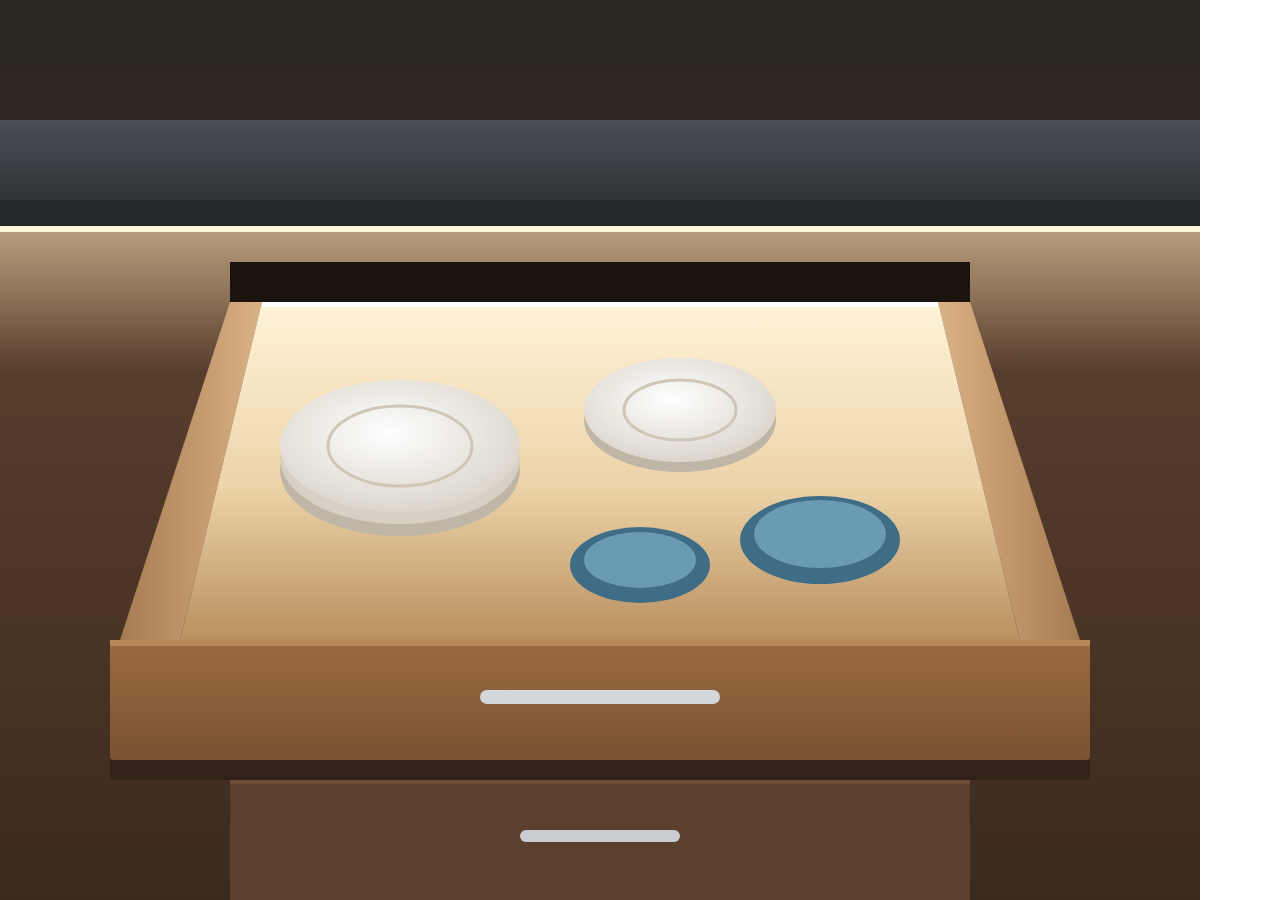
<file: svetlamp51/ocstore/kartinki-lenta/drawer.html>
<!doctype html><html><head><meta charset="utf-8"><style>body{margin:0}svg{display:block}</style></head><body>
<!-- Kitchen base unit, the top drawer pulled out; a strip under the worktop edge lights its contents -->
<svg id="s" width="1200" height="900" viewBox="0 0 1200 900" xmlns="http://www.w3.org/2000/svg">
  <defs>
    <linearGradient id="wall" x1="0" y1="0" x2="0" y2="1"><stop offset="0" stop-color="#2c2620"/><stop offset="1" stop-color="#3a3029"/></linearGradient>
    <linearGradient id="top" x1="0" y1="0" x2="0" y2="1"><stop offset="0" stop-color="#4a4f55"/><stop offset="1" stop-color="#2f3338"/></linearGradient>
    <linearGradient id="body" x1="0" y1="0" x2="0" y2="1"><stop offset="0" stop-color="#5e4230"/><stop offset="1" stop-color="#3c2a1e"/></linearGradient>
    <linearGradient id="inside" x1="0" y1="0" x2="0" y2="1"><stop offset="0" stop-color="#fff3d8"/><stop offset=".55" stop-color="#ecd3a8"/><stop offset="1" stop-color="#b98f5e"/></linearGradient>
    <linearGradient id="side" x1="0" y1="0" x2="1" y2="0"><stop offset="0" stop-color="#a77b52"/><stop offset="1" stop-color="#d9b285"/></linearGradient>
    <linearGradient id="side2" x1="1" y1="0" x2="0" y2="0"><stop offset="0" stop-color="#a77b52"/><stop offset="1" stop-color="#d9b285"/></linearGradient>
    <linearGradient id="front" x1="0" y1="0" x2="0" y2="1"><stop offset="0" stop-color="#9a6b42"/><stop offset="1" stop-color="#7a5232"/></linearGradient>
    <linearGradient id="spill" x1="0" y1="0" x2="0" y2="1"><stop offset="0" stop-color="#ffe7b8" stop-opacity=".55"/><stop offset="1" stop-color="#ffe7b8" stop-opacity="0"/></linearGradient>
    <radialGradient id="plate" cx=".45" cy=".4" r=".6"><stop offset="0" stop-color="#ffffff"/><stop offset="1" stop-color="#dcd6cc"/></radialGradient>
  </defs>
  <rect width="1200" height="900" fill="url(#wall)"/>
  <!-- worktop -->
  <path d="M0 120H1200V200H0Z" fill="url(#top)"/>
  <rect x="0" y="200" width="1200" height="26" fill="#23272b"/>
  <!-- LED strip under the worktop edge -->
  <rect x="0" y="226" width="1200" height="6" fill="#fff6dc"/>
  <!-- cabinet body -->
  <rect x="0" y="232" width="1200" height="668" fill="url(#body)"/>
  <rect x="0" y="232" width="1200" height="140" fill="url(#spill)"/>
  <!-- dark opening the drawer came out of -->
  <rect x="230" y="262" width="740" height="40" fill="#1a130e"/>
  <!-- drawer sides -->
  <path d="M230 302L120 640H180L262 302Z" fill="url(#side)"/>
  <path d="M970 302L1080 640H1020L938 302Z" fill="url(#side2)"/>
  <!-- lit inside -->
  <path d="M262 302H938L1020 640H180Z" fill="url(#inside)"/>
  <!-- strip along the back of the drawer -->
  <rect x="262" y="302" width="676" height="5" fill="#ffffff"/>
  <!-- stacks of plates -->
  <g>
    <ellipse cx="400" cy="470" rx="120" ry="66" fill="#bfb6a8"/>
    <ellipse cx="400" cy="458" rx="120" ry="66" fill="#d8d0c4"/>
    <ellipse cx="400" cy="446" rx="120" ry="66" fill="url(#plate)"/>
    <ellipse cx="400" cy="446" rx="72" ry="40" fill="none" stroke="#cfc6b8" stroke-width="3"/>
  </g>
  <g>
    <ellipse cx="680" cy="420" rx="96" ry="52" fill="#bfb6a8"/>
    <ellipse cx="680" cy="410" rx="96" ry="52" fill="url(#plate)"/>
    <ellipse cx="680" cy="410" rx="56" ry="30" fill="none" stroke="#cfc6b8" stroke-width="3"/>
  </g>
  <!-- bowls -->
  <g>
    <ellipse cx="820" cy="540" rx="80" ry="44" fill="#3f6d86"/>
    <ellipse cx="820" cy="534" rx="66" ry="34" fill="#6a9ab4"/>
    <ellipse cx="640" cy="565" rx="70" ry="38" fill="#3f6d86"/>
    <ellipse cx="640" cy="560" rx="56" ry="28" fill="#6a9ab4"/>
  </g>
  <!-- drawer front, pulled out -->
  <rect x="110" y="640" width="980" height="120" rx="4" fill="url(#front)"/>
  <rect x="110" y="640" width="980" height="6" fill="#b98858"/>
  <rect x="480" y="690" width="240" height="14" rx="7" fill="#d4d7da"/>
  <!-- closed drawer below -->
  <rect x="230" y="780" width="740" height="120" fill="#5b402e"/>
  <rect x="230" y="780" width="740" height="4" fill="#6b4c37"/>
  <rect x="520" y="830" width="160" height="12" rx="6" fill="#c9ccd0"/>
  <!-- shadow under the pulled-out front -->
  <rect x="110" y="760" width="980" height="20" fill="#000" opacity=".25"/>
</svg>
</body></html>
</file>
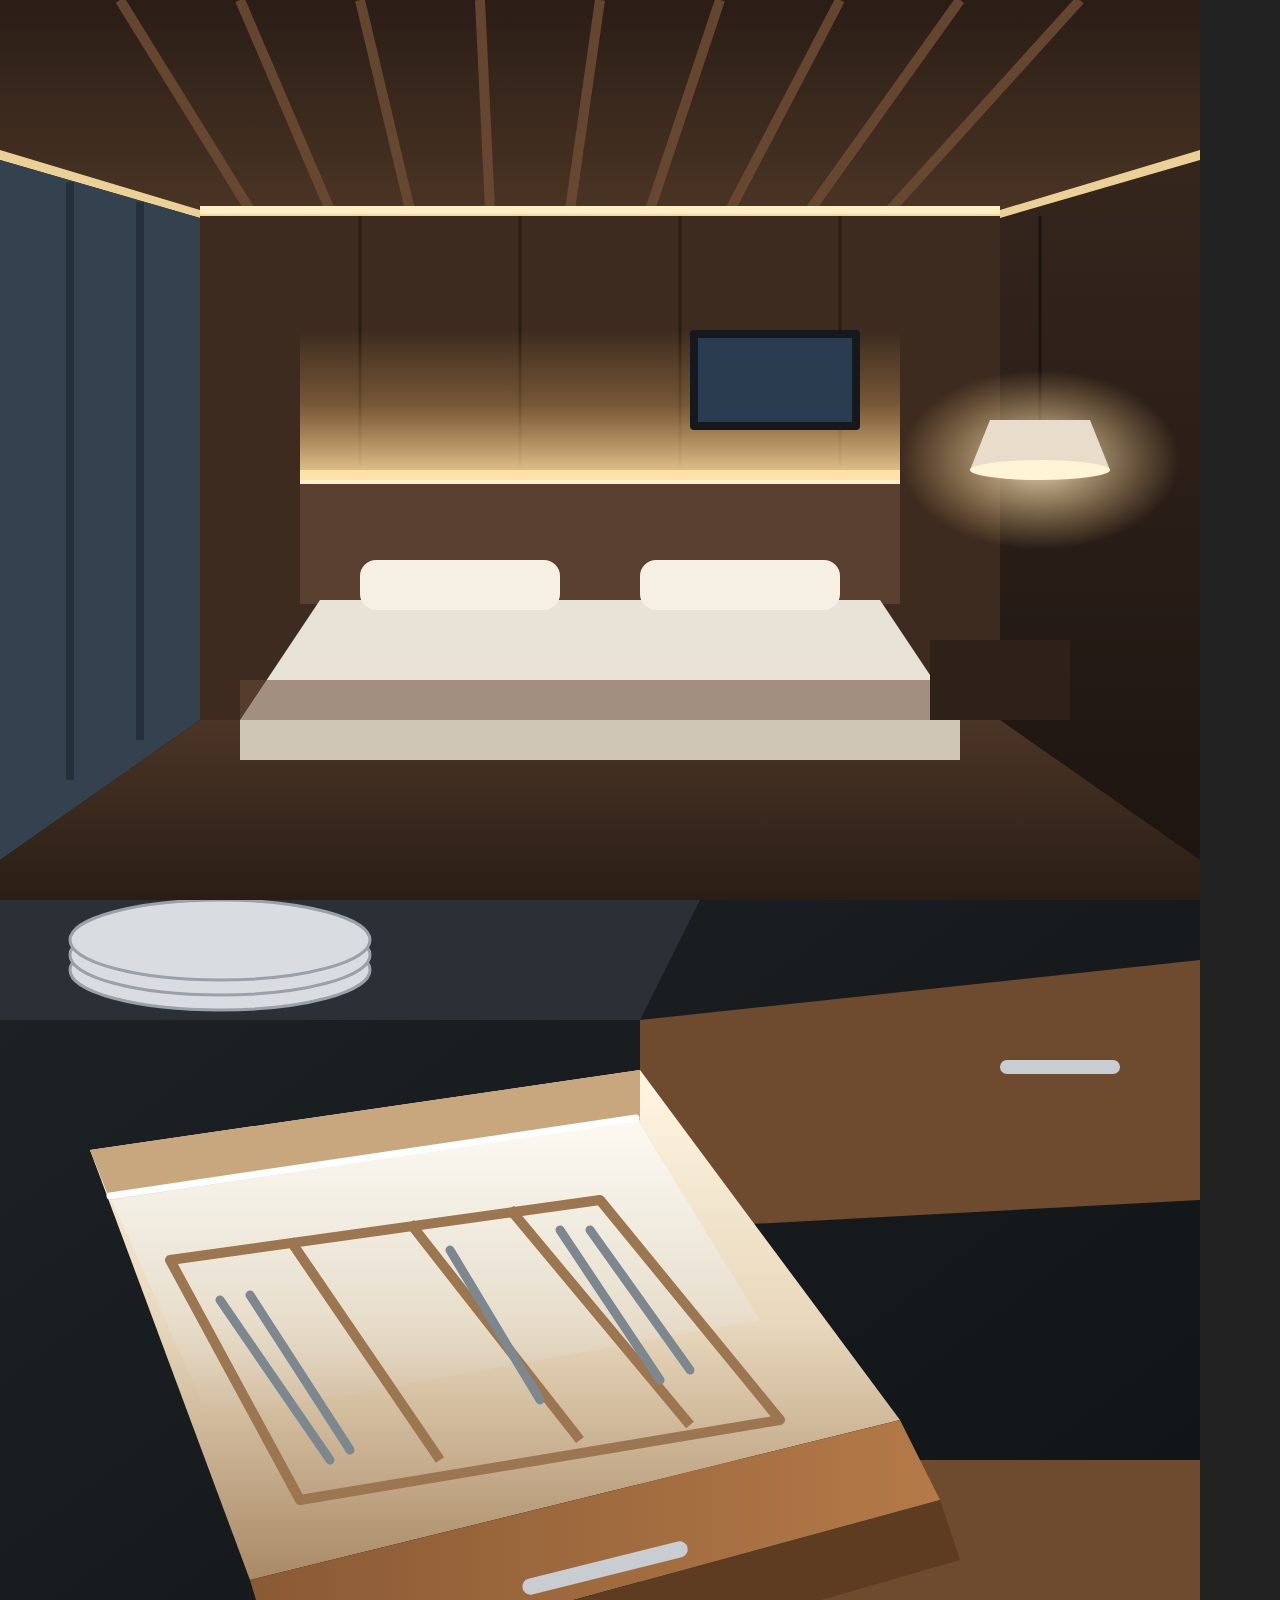
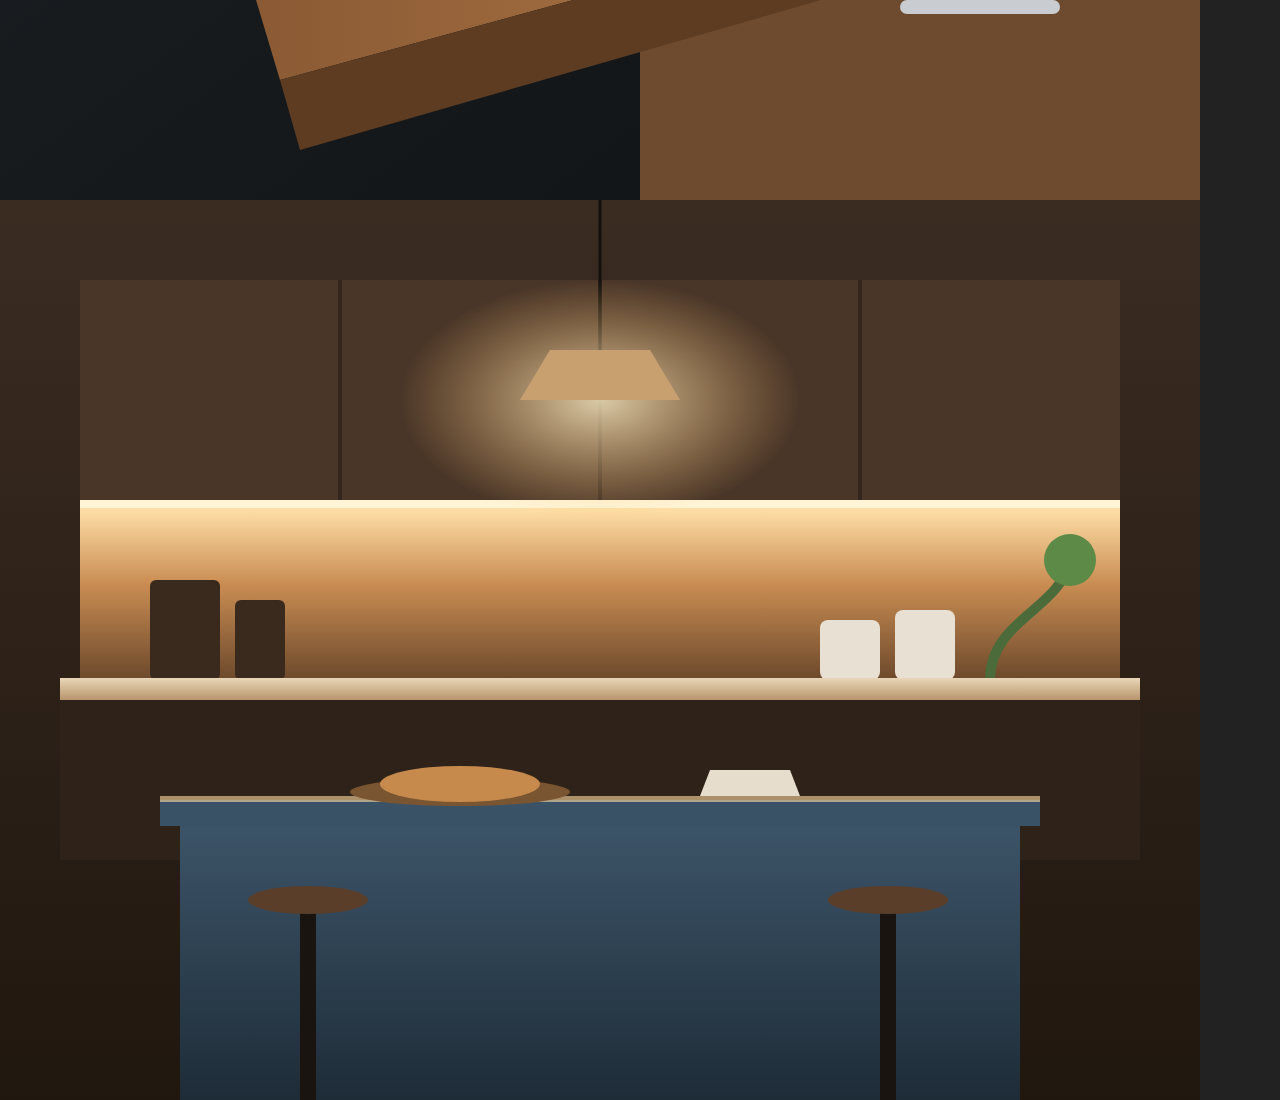
<file: svetlamp51/ocstore/kartinki-lenta/scenes.html>
<!doctype html><html><head><meta charset="utf-8"><style>body{margin:0;background:#222}svg{display:block}</style></head><body>
<!-- 1. Bedroom: LED strip in the ceiling cove and behind the headboard -->
<svg id="s1" width="1200" height="900" viewBox="0 0 1200 900" xmlns="http://www.w3.org/2000/svg">
  <defs>
    <linearGradient id="w1" x1="0" y1="0" x2="0" y2="1"><stop offset="0" stop-color="#3a2a20"/><stop offset="1" stop-color="#1c1410"/></linearGradient>
    <linearGradient id="c1" x1="0" y1="0" x2="0" y2="1"><stop offset="0" stop-color="#2a1d16"/><stop offset="1" stop-color="#4a3424"/></linearGradient>
    <linearGradient id="glowDown" x1="0" y1="0" x2="0" y2="1"><stop offset="0" stop-color="#ffd38a" stop-opacity=".85"/><stop offset=".35" stop-color="#ffb860" stop-opacity=".35"/><stop offset="1" stop-color="#ff9a40" stop-opacity="0"/></linearGradient>
    <linearGradient id="glowUp" x1="0" y1="1" x2="0" y2="0"><stop offset="0" stop-color="#ffe2a8" stop-opacity=".9"/><stop offset=".5" stop-color="#ffbf70" stop-opacity=".3"/><stop offset="1" stop-color="#ffbf70" stop-opacity="0"/></linearGradient>
    <linearGradient id="floor1" x1="0" y1="0" x2="0" y2="1"><stop offset="0" stop-color="#4b3526"/><stop offset="1" stop-color="#2a1d15"/></linearGradient>
    <radialGradient id="pend" cx=".5" cy=".5" r=".5"><stop offset="0" stop-color="#fff1cf" stop-opacity=".9"/><stop offset="1" stop-color="#ffcf80" stop-opacity="0"/></radialGradient>
    <filter id="blur8"><feGaussianBlur stdDeviation="8"/></filter>
  </defs>
  <rect width="1200" height="900" fill="url(#w1)"/>
  <!-- ceiling with slats -->
  <path d="M0 0H1200V150L1000 210H200L0 150Z" fill="url(#c1)"/>
  <g stroke="#6b4a32" stroke-width="10" opacity=".9">
    <path d="M120 0L250 210M240 0L330 210M360 0L410 210M480 0L490 210M600 0L570 210M720 0L650 210M840 0L730 210M960 0L810 210M1080 0L890 210"/>
  </g>
  <!-- cove glow -->
  <rect x="200" y="206" width="800" height="10" fill="#fff0c8"/>
  <rect x="200" y="214" width="800" height="200" fill="url(#glowDown)"/>
  <path d="M0 150L200 210V218L0 160Z M1200 150L1000 210V218L1200 160Z" fill="#ffe3a6" opacity=".9"/>
  <!-- window wall on the left -->
  <path d="M0 160L200 218V720L0 860Z" fill="#2a3440"/>
  <g stroke="#1a2028" stroke-width="8"><path d="M70 182V780M140 202V740"/></g>
  <path d="M0 160L200 218V720L0 860Z" fill="#7aa0c0" opacity=".12"/>
  <!-- back wall panels -->
  <rect x="200" y="216" width="800" height="504" fill="#3d2b1f"/>
  <g stroke="#2a1c13" stroke-width="3"><path d="M360 216V720M520 216V720M680 216V720M840 216V720"/></g>
  <!-- headboard panel with glow behind -->
  <rect x="300" y="470" width="600" height="14" fill="#fff0c8"/>
  <rect x="300" y="330" width="600" height="150" fill="url(#glowUp)"/>
  <rect x="300" y="484" width="600" height="120" fill="#5a4030"/>
  <!-- tv on the wall -->
  <rect x="690" y="330" width="170" height="100" rx="4" fill="#15181c"/>
  <rect x="698" y="338" width="154" height="84" fill="#3c5a78" opacity=".55"/>
  <!-- floor -->
  <path d="M0 860L200 720H1000L1200 860V900H0Z" fill="url(#floor1)"/>
  <!-- bed -->
  <path d="M320 600H880L960 720H240Z" fill="#e9e2d6"/>
  <path d="M240 720H960V760H240Z" fill="#cfc6b6"/>
  <rect x="360" y="560" width="200" height="50" rx="16" fill="#f5efe4"/>
  <rect x="640" y="560" width="200" height="50" rx="16" fill="#f5efe4"/>
  <path d="M240 680H960V720H240Z" fill="#6b4c3a" opacity=".55"/>
  <!-- pendant lamp -->
  <path d="M1040 216V420" stroke="#1a1410" stroke-width="3"/>
  <ellipse cx="1040" cy="460" rx="140" ry="90" fill="url(#pend)"/>
  <path d="M990 420H1090L1110 470H970Z" fill="#e8dccb"/>
  <ellipse cx="1040" cy="470" rx="70" ry="10" fill="#fff4d6"/>
  <!-- bedside -->
  <rect x="930" y="640" width="140" height="80" fill="#2e211a"/>
</svg>

<!-- 2. Open kitchen drawer lit by a strip along its inner edge -->
<svg id="s2" width="1200" height="900" viewBox="0 0 1200 900" xmlns="http://www.w3.org/2000/svg">
  <defs>
    <linearGradient id="bg2" x1="0" y1="0" x2="1" y2="1"><stop offset="0" stop-color="#1d2226"/><stop offset="1" stop-color="#0f1214"/></linearGradient>
    <linearGradient id="wood2" x1="0" y1="0" x2="1" y2="0"><stop offset="0" stop-color="#8a5a34"/><stop offset="1" stop-color="#b47a48"/></linearGradient>
    <linearGradient id="in2" x1="0" y1="0" x2="0" y2="1"><stop offset="0" stop-color="#fff6e2"/><stop offset=".5" stop-color="#e8d7bc"/><stop offset="1" stop-color="#a98a66"/></linearGradient>
    <linearGradient id="beam2" x1="0" y1="0" x2="0" y2="1"><stop offset="0" stop-color="#ffffff" stop-opacity=".9"/><stop offset="1" stop-color="#d8ecff" stop-opacity="0"/></linearGradient>
  </defs>
  <rect width="1200" height="900" fill="url(#bg2)"/>
  <!-- cabinet fronts behind -->
  <g fill="#6e4a2e"><path d="M640 120L1200 60V300L640 330Z"/><path d="M640 560L1200 560V900H640Z"/></g>
  <g fill="#c9ccd0"><rect x="1000" y="160" width="120" height="14" rx="7"/><rect x="900" y="700" width="160" height="14" rx="7"/></g>
  <!-- countertop with plates -->
  <path d="M0 0H700L640 120H0Z" fill="#2b3036"/>
  <g fill="#d9dde2" stroke="#9aa1a8" stroke-width="3"><ellipse cx="220" cy="70" rx="150" ry="40"/><ellipse cx="220" cy="55" rx="150" ry="40"/><ellipse cx="220" cy="40" rx="150" ry="40"/></g>
  <!-- the open drawer: inner bottom, side walls, front -->
  <path d="M90 250L640 170L900 520L250 680Z" fill="url(#in2)"/>
  <path d="M90 250L640 170L640 220L110 300Z" fill="#c9a77e"/>
  <!-- LED strip along the back inner edge and its light -->
  <path d="M110 296L636 218" stroke="#ffffff" stroke-width="7" stroke-linecap="round"/>
  <path d="M110 296L636 218L760 420L210 520Z" fill="url(#beam2)" opacity=".7"/>
  <!-- cutlery tray -->
  <g fill="none" stroke="#9c7650" stroke-width="10" stroke-linejoin="round">
    <path d="M170 360L600 300L780 520L300 600Z"/><path d="M290 340L440 560M410 323L580 540M510 309L690 525"/>
  </g>
  <g stroke="#7d8790" stroke-width="9" stroke-linecap="round">
    <path d="M220 400L330 560M250 395L350 550"/><path d="M450 350L540 500"/><path d="M560 330L660 480M590 330L690 470"/>
  </g>
  <!-- front panel of the drawer -->
  <path d="M250 680L900 520L940 600L280 780Z" fill="url(#wood2)"/>
  <path d="M280 780L940 600L960 660L300 850Z" fill="#5d3c22"/>
  <rect x="520" y="660" width="170" height="16" rx="8" fill="#c9ccd0" transform="rotate(-14 605 668)"/>
</svg>

<!-- 3. Kitchen: strip under the wall cabinets lights the worktop and splashback -->
<svg id="s3" width="1200" height="900" viewBox="0 0 1200 900" xmlns="http://www.w3.org/2000/svg">
  <defs>
    <linearGradient id="bg3" x1="0" y1="0" x2="0" y2="1"><stop offset="0" stop-color="#3b2c22"/><stop offset="1" stop-color="#20170f"/></linearGradient>
    <linearGradient id="splash3" x1="0" y1="0" x2="0" y2="1"><stop offset="0" stop-color="#ffe0a8"/><stop offset=".45" stop-color="#c98c52"/><stop offset="1" stop-color="#6e4a2c"/></linearGradient>
    <linearGradient id="island3" x1="0" y1="0" x2="0" y2="1"><stop offset="0" stop-color="#3c5468"/><stop offset="1" stop-color="#1e2c38"/></linearGradient>
    <linearGradient id="top3" x1="0" y1="0" x2="0" y2="1"><stop offset="0" stop-color="#e9d6b8"/><stop offset="1" stop-color="#b8956c"/></linearGradient>
    <radialGradient id="lamp3" cx=".5" cy=".5" r=".5"><stop offset="0" stop-color="#fff0c8" stop-opacity=".8"/><stop offset="1" stop-color="#ffc070" stop-opacity="0"/></radialGradient>
  </defs>
  <rect width="1200" height="900" fill="url(#bg3)"/>
  <!-- wall cabinets -->
  <rect x="80" y="80" width="1040" height="220" fill="#4a3628"/>
  <g stroke="#33251b" stroke-width="4"><path d="M340 80V300M600 80V300M860 80V300"/></g>
  <!-- strip under the cabinets -->
  <rect x="80" y="300" width="1040" height="8" fill="#fff4d6"/>
  <!-- lit splashback -->
  <rect x="80" y="308" width="1040" height="170" fill="url(#splash3)"/>
  <!-- things on the worktop -->
  <g fill="#3a2a1e"><rect x="150" y="380" width="70" height="100" rx="6"/><rect x="235" y="400" width="50" height="80" rx="6"/></g>
  <g fill="#e8e0d2"><rect x="820" y="420" width="60" height="60" rx="8"/><rect x="895" y="410" width="60" height="70" rx="8"/></g>
  <path d="M990 480C990 420 1060 410 1070 360" stroke="#4b6b3a" stroke-width="10" fill="none"/>
  <circle cx="1070" cy="360" r="26" fill="#5d8a46"/>
  <!-- worktop -->
  <rect x="60" y="478" width="1080" height="22" fill="url(#top3)"/>
  <rect x="60" y="500" width="1080" height="160" fill="#2f2219"/>
  <!-- island in front -->
  <rect x="160" y="600" width="880" height="26" fill="#3a5266"/>
  <rect x="180" y="626" width="840" height="274" fill="url(#island3)"/>
  <rect x="160" y="596" width="880" height="6" fill="#ffd9a0" opacity=".6"/>
  <!-- bread and a bowl on the island -->
  <ellipse cx="460" cy="592" rx="110" ry="14" fill="#7a5532"/>
  <ellipse cx="460" cy="584" rx="80" ry="18" fill="#c58a4c"/>
  <path d="M700 596H800L790 570H710Z" fill="#e7ddcd"/>
  <!-- pendant over the island -->
  <path d="M600 0V150" stroke="#14100c" stroke-width="3"/>
  <ellipse cx="600" cy="200" rx="200" ry="120" fill="url(#lamp3)"/>
  <path d="M550 150H650L680 200H520Z" fill="#c8a070"/>
  <!-- stools -->
  <g fill="#1a1410"><rect x="300" y="700" width="16" height="200"/><rect x="880" y="700" width="16" height="200"/></g>
  <g fill="#5a3e2a"><ellipse cx="308" cy="700" rx="60" ry="14"/><ellipse cx="888" cy="700" rx="60" ry="14"/></g>
</svg>
</body></html>
</file>
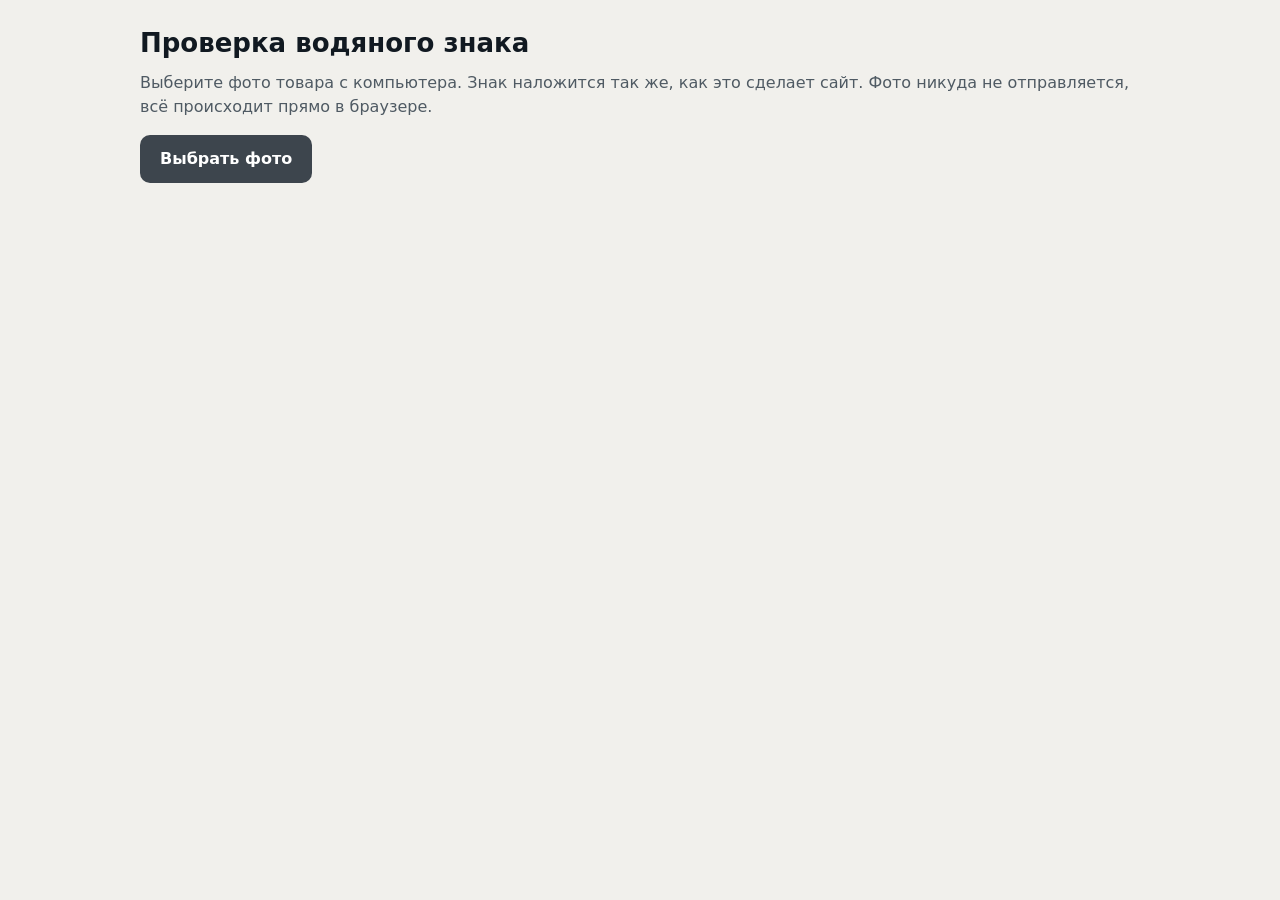
<file: svetlamp51/ocstore/vodyanoj-znak/proverka-znaka.html>
<!doctype html>
<html lang="ru"><head><meta charset="utf-8"><meta name="viewport" content="width=device-width,initial-scale=1">
<title>Проверка водяного знака</title>
<style>
:root{--bg:#f1f0ec;--ink:#111921;--muted:#4f5a63;--btn:#3d454d}
body{margin:0;background:var(--bg);color:var(--ink);font:16px/1.5 system-ui,-apple-system,"Segoe UI",sans-serif}
main{max-width:1000px;margin:0 auto;padding:24px 16px}
h1{font-size:26px;margin:0 0 8px}
p{color:var(--muted);margin:0 0 16px}
label.pick{display:inline-block;background:var(--btn);color:#fff;padding:12px 20px;border-radius:10px;cursor:pointer;font-weight:600}
input{display:none}
.row{display:flex;flex-wrap:wrap;gap:16px;margin-top:20px}
figure{margin:0;background:#fff;border-radius:14px;padding:12px;flex:1 1 300px}
figcaption{font-size:14px;color:var(--muted);margin-top:8px}
canvas{width:100%;height:auto;display:block}
</style></head><body><main>
<h1>Проверка водяного знака</h1>
<p>Выберите фото товара с компьютера. Знак наложится так же, как это сделает сайт. Фото никуда не отправляется, всё происходит прямо в браузере.</p>
<label class="pick">Выбрать фото<input type="file" accept="image/*" id="f"></label>
<div class="row" id="out"></div>
</main>
<script>
const mark = new Image(); mark.src = '[data-uri]';
// Same as the site: the photo is fitted into a square on white, the mark is scaled to the shorter side and centred
function render(img, size, title) {
  const c = document.createElement('canvas'); c.width = size; c.height = size; c.style.maxWidth = size + 'px';
  const g = c.getContext('2d'); g.fillStyle = '#fff'; g.fillRect(0, 0, size, size);
  const s = Math.min(size / img.width, size / img.height), w = img.width * s, h = img.height * s;
  g.drawImage(img, (size - w) / 2, (size - h) / 2, w, h);
  if (size >= 120) g.drawImage(mark, 0, 0, size, size);
  const f = document.createElement('figure'); f.appendChild(c);
  const cap = document.createElement('figcaption'); cap.textContent = title; f.appendChild(cap);
  return f;
}
document.getElementById('f').addEventListener('change', e => {
  const file = e.target.files[0]; if (!file) return;
  const img = new Image();
  img.onload = () => {
    const out = document.getElementById('out'); out.innerHTML = '';
    out.appendChild(render(img, 500, 'Как на странице товара (500×500)'));
    out.appendChild(render(img, 228, 'Как в каталоге (228×228)'));
  };
  img.src = URL.createObjectURL(file);
});
</script></body></html>
</file>
